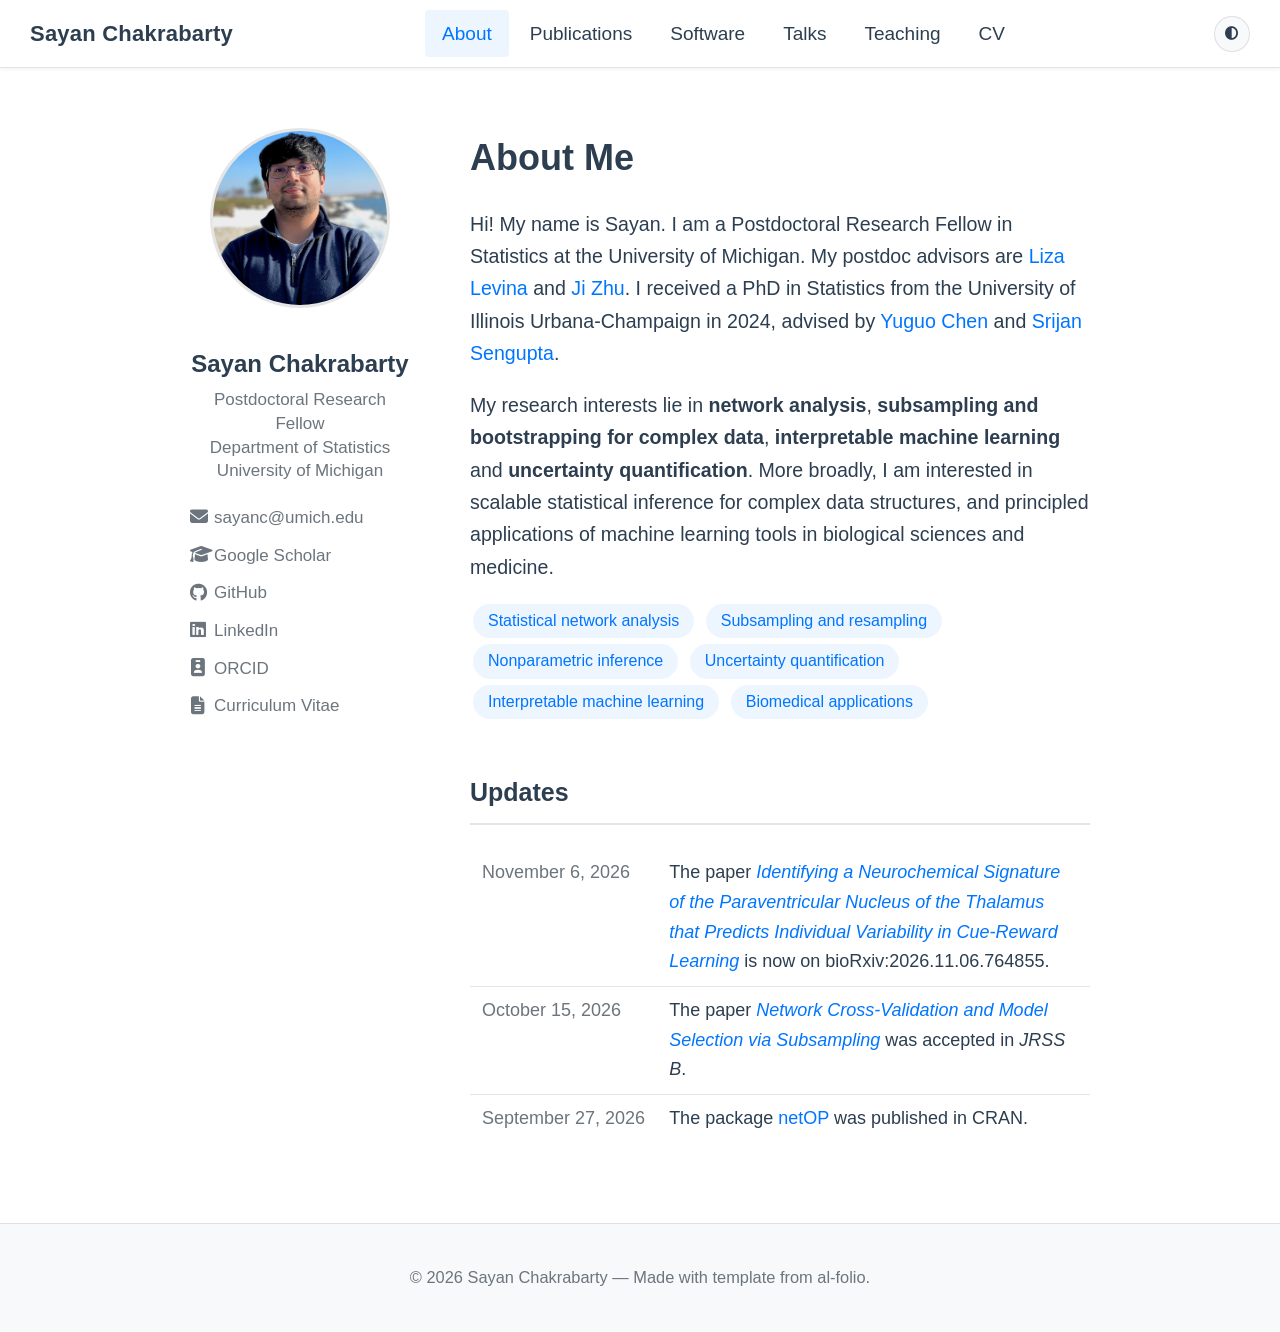
<file: index.html>
<!DOCTYPE html>
<html lang="en">
<head>
  <meta charset="UTF-8" />
  <meta name="viewport" content="width=device-width, initial-scale=1.0" />
  <title>Sayan Chakrabarty</title>
  <link rel="stylesheet" href="assets/css/main.css" />
  <!-- Font Awesome for icons -->
  <link rel="stylesheet" href="https://cdnjs.cloudflare.com/ajax/libs/font-awesome/6.4.0/css/all.min.css" />
  <script src="assets/js/theme-toggle.js" defer></script>
  <script src="assets/js/mobile-nav.js" defer></script>
</head>
<body>

  <!-- ===== Navbar ===== -->
  <nav class="navbar">
    <a class="navbar-brand" href="index.html">Sayan Chakrabarty</a>
    <ul class="navbar-nav">
      <li><a href="index.html" class="active">About</a></li>
      <li><a href="publications.html">Publications</a></li>
      <li><a href="software.html">Software</a></li>
      <li><a href="talks.html">Talks</a></li>
      <li><a href="teaching.html">Teaching</a></li>
      <li><a href="cv.html">CV</a></li>
    </ul>
    <div class="navbar-actions">
      <button class="menu-toggle" type="button" aria-label="Toggle navigation menu" aria-expanded="false" title="Menu">
        <i class="fas fa-bars" aria-hidden="true"></i>
      </button>
      <button class="theme-toggle" type="button" aria-label="Toggle color mode" title="Toggle color mode">
        <i class="fas fa-moon" aria-hidden="true"></i>
      </button>
    </div>
  </nav>

  <!-- ===== Main Content ===== -->
  <main class="page-content">
    <div class="about-grid">

      <!-- Left: Profile Column -->
      <div class="profile-column">
        <img src="profile-pic.jpg" alt="Sayan Chakrabarty" />
        <h2>Sayan Chakrabarty</h2>
        <p class="affiliation">Postdoctoral Research Fellow<br>Department of Statistics<br>University of Michigan</p>

        <div class="social-links">
          <a href="mailto:sayanc@umich.edu">
            <span class="icon"><i class="fas fa-envelope"></i></span>
            sayanc@umich.edu
          </a>
          <a href="https://scholar.google.com/citations?user=nLr_7kcAAAAJ&hl=en" target="_blank">
            <span class="icon"><i class="fas fa-graduation-cap"></i></span>
            Google Scholar
          </a>
          <a href="https://github.com/sayan-ch" target="_blank">
            <span class="icon"><i class="fab fa-github"></i></span>
            GitHub
          </a>
           <a href="https://www.linkedin.com/in/sayanchakra/" target="_blank">
            <span class="icon"><i class="fab fa-linkedin"></i></span>
            LinkedIn
          </a>
          <a href="https://orcid.org/0000-0003-2372-2076" target="_blank">
            <span class="icon"><i class="fas fa-id-badge"></i></span>
            ORCID
          <a href="cv.html">
            <span class="icon"><i class="fas fa-file-alt"></i></span>
            Curriculum Vitae
          </a>
        </div>
      </div>

      <!-- Right: Bio Column -->
      <div class="bio-column">
        <h1>About Me</h1>

        <p>
          Hi! My name is Sayan. I am a Postdoctoral Research Fellow in Statistics at the University of Michigan.
          My postdoc advisors are
          <a href="https://sites.google.com/umich.edu/elevina" target="_blank">Liza Levina</a> and
          <a href="https://dept.stat.lsa.umich.edu/~jizhu/" target="_blank">Ji Zhu</a>.
          <!-- I am also collaborating with
          <a href="#">Prof. Snigdha Panigrahi</a>,
          <a href="#">Prof. Shelly Flagel</a>, and
          <a href="#">Prof. Akbar Waljee</a>. -->
          I received a PhD in Statistics from the University of Illinois Urbana-Champaign in 2024, advised by
          <a href="https://publish.illinois.edu/yuguo/" target="_blank">Yuguo Chen</a> and
          <a href="https://sites.google.com/ncsu.edu/srijansengupta" target="_blank">Srijan Sengupta</a>.
        </p>

        <p>
          My research interests lie in <strong>network analysis</strong>, <strong>subsampling and bootstrapping
          for complex data</strong>, <strong>interpretable machine learning</strong> and
          <strong>uncertainty quantification</strong>. More broadly, I am interested in scalable statistical
          inference for complex data structures, and principled applications of machine learning tools in
          biological sciences and medicine.
        </p>

        <!-- <div class="intro-highlight">
          <strong>Research Interests:</strong> Scalable inference for large networks, network bootstrap and
          cross-validation, interpretability for network-assisted machine learning models, statistical methods
          using randomization mechanisms, and applications of ML/AI in biomedical sciences.
        </div> -->

        <div>
          <span class="tag-pill">Statistical network analysis</span>
          <span class="tag-pill">Subsampling and resampling</span>
          <span class="tag-pill">Nonparametric inference</span>
          <span class="tag-pill">Uncertainty quantification</span>
          <span class="tag-pill">Interpretable machine learning</span>
          <span class="tag-pill">Biomedical applications</span>
        </div>

        <section class="news-section" aria-labelledby="updates-heading">
          <h2 class="section-title" id="updates-heading">Updates</h2>
          <table class="news-table">
            <tbody>
              <tr>
                <td><time datetime="2026-11-06">November 6, 2026</time></td>
                <td>The paper <a href="https://www.biorxiv.org/content/10.64898/2026.11.06.764855v1" target="_blank"><em>Identifying a Neurochemical Signature of the Paraventricular Nucleus of the Thalamus that Predicts Individual Variability in Cue-Reward Learning</em></a> is now on bioRxiv:2026.11.06.764855.</td>
              </tr>
              <tr>
                <td><time datetime="2026-10-15">October 15, 2026</time></td>
                <td>The paper <a href="publications.html"><em>Network Cross-Validation and Model Selection via Subsampling</em></a> was accepted in <em>JRSS B</em>.</td>
              </tr>
              <tr>
                <td><time datetime="2026-09-27">September 27, 2026</time></td>
                <td>The package <a href="software.html">netOP</a> was published in CRAN.</td>
              </tr>
            </tbody>
          </table>
        </section>
      </div>
    </div>

    <!-- ===== News Section ===== -->
    <!-- <div class="news-section">
      <h2 class="section-title">News</h2>
      <table class="news-table">
        <tr>
          <td>Mar 2026</td>
          <td>Gave a lightning talk at <em>Recent Advances in Random Networks</em> (Chicago, USA) and presented a poster on Network Cross-Validation and Model Selection via Subsampling. Received a Travel Award from IMSI.</td>
        </tr>
        <tr>
          <td>2025</td>
          <td>Paper <a href="publications.html"><em>Network Cross-Validation and Model Selection via Subsampling</em></a> is under revision at <em>JRSS-B</em>. Preprint available on arXiv (2504.06903).</td>
        </tr>
        <tr>
          <td>2025</td>
          <td>Gave invited and contributed talks at multiple conferences including ICSDS (Seville), ICMS (London), JSM (Nashville), and IISA (Lincoln). Received two travel awards from IMS and IISA.</td>
        </tr>
        <tr>
          <td>2025</td>
          <td>Paper <a href="publications.html"><em>Subsampling Based Community Detection for Large Networks</em></a> published in <em>Statistica Sinica</em> (35) 1627–1648.</td>
        </tr>
        <tr>
          <td>2024</td>
          <td>Started as Postdoctoral Research Fellow at the University of Michigan, working with Profs. Elizaveta Levina and Ji Zhu.</td>
        </tr>
        <tr>
          <td>2024</td>
          <td>Received PhD in Statistics from the University of Illinois Urbana-Champaign.</td>
        </tr>
      </table>
    </div> -->
  </main>

  <!-- ===== Footer ===== -->
  <footer>
    <p>&copy; 2026 Sayan Chakrabarty &mdash; Made with template from
      <a href="https://github.com/alshedivat/al-folio" target="_blank">al-folio</a>.
    </p>
  </footer>

</body>
</html>
</file>
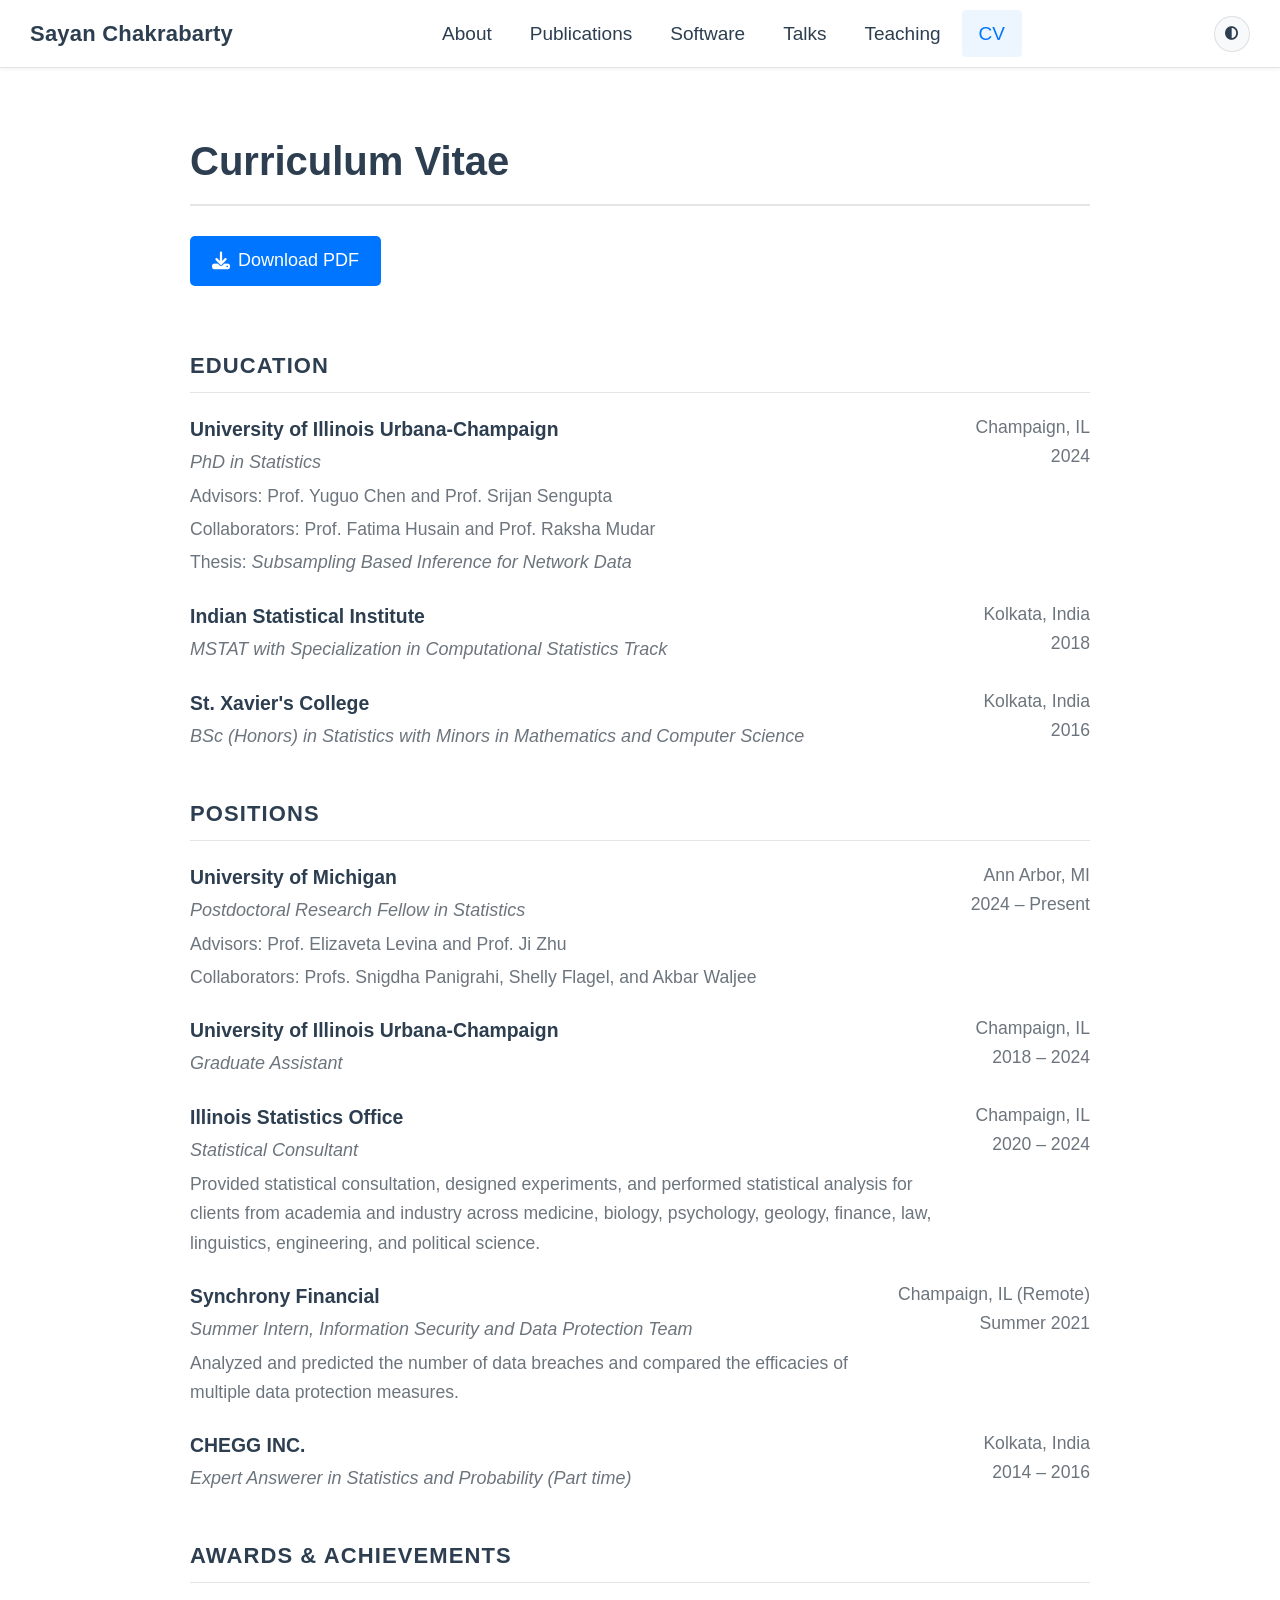
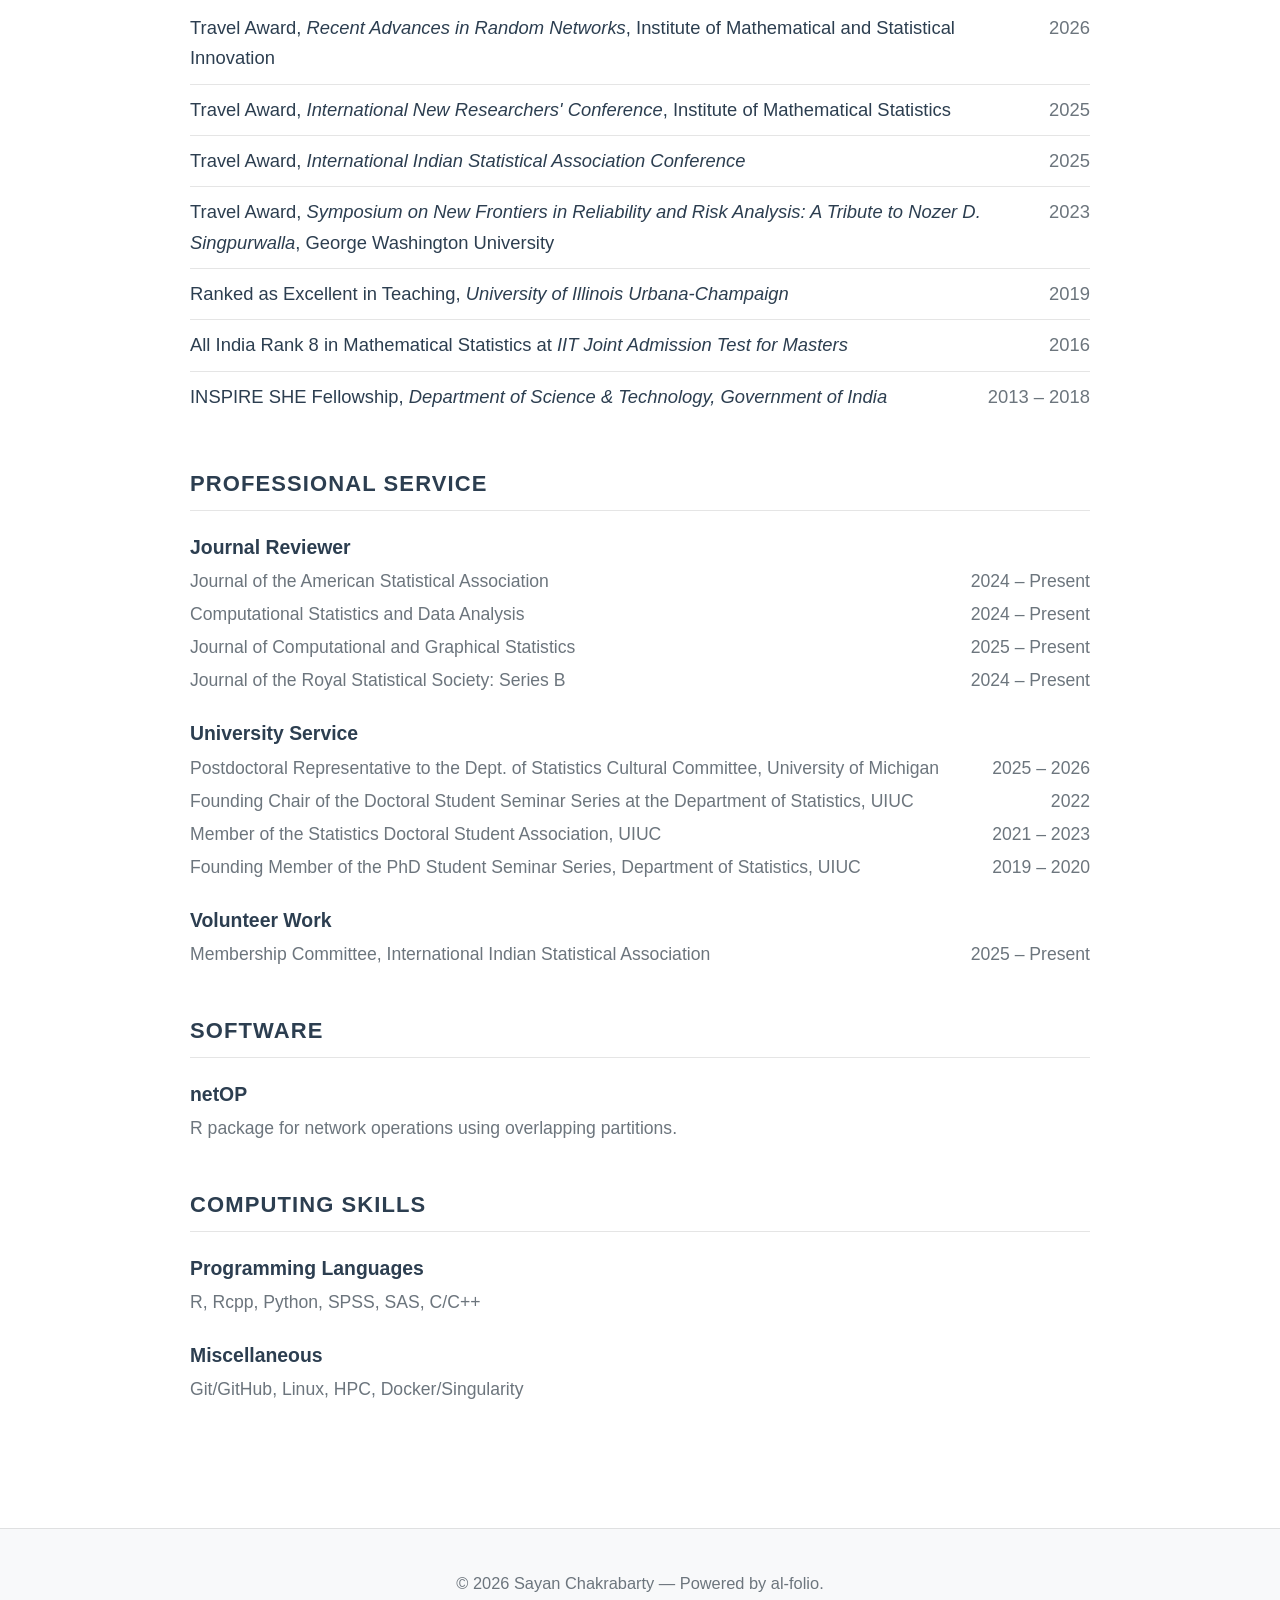
<file: cv.html>
<!DOCTYPE html>
<html lang="en">
<head>
  <meta charset="UTF-8" />
  <meta name="viewport" content="width=device-width, initial-scale=1.0" />
  <title>CV — Sayan Chakrabarty</title>
  <link rel="stylesheet" href="assets/css/main.css" />
  <link rel="stylesheet" href="https://cdnjs.cloudflare.com/ajax/libs/font-awesome/6.4.0/css/all.min.css" />
  <script src="assets/js/theme-toggle.js" defer></script>
  <script src="assets/js/mobile-nav.js" defer></script>
</head>
<body>

  <!-- ===== Navbar ===== -->
  <nav class="navbar">
    <a class="navbar-brand" href="index.html">Sayan Chakrabarty</a>
    <ul class="navbar-nav">
     <li><a href="index.html">About</a></li>
      <li><a href="publications.html">Publications</a></li>
      <li><a href="software.html">Software</a></li>
      <li><a href="talks.html">Talks</a></li>
      <li><a href="teaching.html">Teaching</a></li>
      <li><a href="cv.html" class="active">CV</a></li>
    </ul>
    <div class="navbar-actions">
      <button class="menu-toggle" type="button" aria-label="Toggle navigation menu" aria-expanded="false" title="Menu">
        <i class="fas fa-bars" aria-hidden="true"></i>
      </button>
      <button class="theme-toggle" type="button" aria-label="Toggle color mode" title="Toggle color mode">
        <i class="fas fa-moon" aria-hidden="true"></i>
      </button>
    </div>
  </nav>

  <!-- ===== Main Content ===== -->
  <main class="page-content">
    <h1 class="page-header">Curriculum Vitae</h1>

    <a href="CV_2026.pdf" class="cv-download-btn" target="_blank">
      <i class="fas fa-download"></i> Download PDF
    </a>

    <!-- ===== Education ===== -->
    <div class="cv-section">
      <h3>Education</h3>

      <div class="cv-entry">
        <div class="cv-entry-left">
          <strong>University of Illinois Urbana-Champaign</strong>
          <em>PhD in Statistics</em>
          <span class="cv-detail">Advisors: Prof. Yuguo Chen and Prof. Srijan Sengupta</span>
          <span class="cv-detail">Collaborators: Prof. Fatima Husain and Prof. Raksha Mudar</span>
          <span class="cv-detail">Thesis: <em>Subsampling Based Inference for Network Data</em></span>
        </div>
        <div class="cv-entry-right">Champaign, IL<br>2024</div>
      </div>

      <div class="cv-entry">
        <div class="cv-entry-left">
          <strong>Indian Statistical Institute</strong>
          <em>MSTAT with Specialization in Computational Statistics Track</em>
        </div>
        <div class="cv-entry-right">Kolkata, India<br>2018</div>
      </div>

      <div class="cv-entry">
        <div class="cv-entry-left">
          <strong>St. Xavier's College</strong>
          <em>BSc (Honors) in Statistics with Minors in Mathematics and Computer Science</em>
        </div>
        <div class="cv-entry-right">Kolkata, India<br>2016</div>
      </div>
    </div>

    <!-- ===== Positions ===== -->
    <div class="cv-section">
      <h3>Positions</h3>

      <div class="cv-entry">
        <div class="cv-entry-left">
          <strong>University of Michigan</strong>
          <em>Postdoctoral Research Fellow in Statistics</em>
          <span class="cv-detail">Advisors: Prof. Elizaveta Levina and Prof. Ji Zhu</span>
          <span class="cv-detail">Collaborators: Profs. Snigdha Panigrahi, Shelly Flagel, and Akbar Waljee</span>
        </div>
        <div class="cv-entry-right">Ann Arbor, MI<br>2024 – Present</div>
      </div>

      <div class="cv-entry">
        <div class="cv-entry-left">
          <strong>University of Illinois Urbana-Champaign</strong>
          <em>Graduate Assistant</em>
        </div>
        <div class="cv-entry-right">Champaign, IL<br>2018 – 2024</div>
      </div>

      <div class="cv-entry">
        <div class="cv-entry-left">
          <strong>Illinois Statistics Office</strong>
          <em>Statistical Consultant</em>
          <span class="cv-detail">Provided statistical consultation, designed experiments, and performed statistical analysis for clients from academia and industry across medicine, biology, psychology, geology, finance, law, linguistics, engineering, and political science.</span>
        </div>
        <div class="cv-entry-right">Champaign, IL<br>2020 – 2024</div>
      </div>

      <div class="cv-entry">
        <div class="cv-entry-left">
          <strong>Synchrony Financial</strong>
          <em>Summer Intern, Information Security and Data Protection Team</em>
          <span class="cv-detail">Analyzed and predicted the number of data breaches and compared the efficacies of multiple data protection measures.</span>
        </div>
        <div class="cv-entry-right">Champaign, IL (Remote)<br>Summer 2021</div>
      </div>

      <div class="cv-entry">
        <div class="cv-entry-left">
          <strong>CHEGG INC.</strong>
          <em>Expert Answerer in Statistics and Probability (Part time)</em>
        </div>
        <div class="cv-entry-right">Kolkata, India<br>2014 – 2016</div>
      </div>
    </div>

    <!-- ===== Awards & Achievements ===== -->
    <div class="cv-section">
      <h3>Awards &amp; Achievements</h3>
      <ul class="awards-list">
        <li>
          <span class="award-text">Travel Award, <em>Recent Advances in Random Networks</em>, Institute of Mathematical and Statistical Innovation</span>
          <span class="award-year">2026</span>
        </li>
        <li>
          <span class="award-text">Travel Award, <em>International New Researchers' Conference</em>, Institute of Mathematical Statistics</span>
          <span class="award-year">2025</span>
        </li>
        <li>
          <span class="award-text">Travel Award, <em>International Indian Statistical Association Conference</em></span>
          <span class="award-year">2025</span>
        </li>
        <li>
          <span class="award-text">Travel Award, <em>Symposium on New Frontiers in Reliability and Risk Analysis: A Tribute to Nozer D. Singpurwalla</em>, George Washington University</span>
          <span class="award-year">2023</span>
        </li>
        <li>
          <span class="award-text">Ranked as Excellent in Teaching, <em>University of Illinois Urbana-Champaign</em></span>
          <span class="award-year">2019</span>
        </li>
        <li>
          <span class="award-text">All India Rank 8 in Mathematical Statistics at <em>IIT Joint Admission Test for Masters</em></span>
          <span class="award-year">2016</span>
        </li>
        <li>
          <span class="award-text">INSPIRE SHE Fellowship, <em>Department of Science &amp; Technology, Government of India</em></span>
          <span class="award-year">2013 – 2018</span>
        </li>
      </ul>
    </div>

    <!-- ===== Professional Service ===== -->
    <div class="cv-section">
      <h3>Professional Service</h3>

      <div class="cv-entry">
        <div class="cv-entry-left">
          <strong>Journal Reviewer</strong>
          <div class="cv-detail-row">
            <span class="cv-detail">Journal of the American Statistical Association</span>
            <span class="cv-detail-year">2024 – Present</span>
          </div>
          <div class="cv-detail-row">
            <span class="cv-detail">Computational Statistics and Data Analysis</span>
            <span class="cv-detail-year">2024 – Present</span>
          </div>
          <div class="cv-detail-row">
            <span class="cv-detail">Journal of Computational and Graphical Statistics</span>
            <span class="cv-detail-year">2025 – Present</span>
          </div>
          <div class="cv-detail-row">
            <span class="cv-detail">Journal of the Royal Statistical Society: Series B</span>
            <span class="cv-detail-year">2024 – Present</span>
          </div>
        </div>
      </div>

      <div class="cv-entry">
        <div class="cv-entry-left">
          <strong>University Service</strong>
          <div class="cv-detail-row">
            <span class="cv-detail">Postdoctoral Representative to the Dept. of Statistics Cultural Committee, University of Michigan</span>
            <span class="cv-detail-year">2025 – 2026</span>
          </div>
          <div class="cv-detail-row">
            <span class="cv-detail">Founding Chair of the Doctoral Student Seminar Series at the Department of Statistics, UIUC</span>
            <span class="cv-detail-year">2022</span>
          </div>
          <div class="cv-detail-row">
            <span class="cv-detail">Member of the Statistics Doctoral Student Association, UIUC</span>
            <span class="cv-detail-year">2021 – 2023</span>
          </div>
          <div class="cv-detail-row">
            <span class="cv-detail">Founding Member of the PhD Student Seminar Series, Department of Statistics, UIUC</span>
            <span class="cv-detail-year">2019 – 2020</span>
          </div>
        </div>
      </div>

      <div class="cv-entry">
        <div class="cv-entry-left">
          <strong>Volunteer Work</strong>
          <div class="cv-detail-row">
            <span class="cv-detail">Membership Committee, International Indian Statistical Association</span>
            <span class="cv-detail-year">2025 – Present</span>
          </div>
        </div>
      </div>
    </div>

    <!-- ===== Software ===== -->
    <div class="cv-section">
      <h3>Software</h3>
      <div class="cv-entry">
        <div class="cv-entry-left">
          <strong>netOP</strong>
          <span class="cv-detail">R package for network operations using overlapping partitions.</span>
        </div>
      </div>
    </div>

    <!-- ===== Computing Skills ===== -->
    <div class="cv-section">
      <h3>Computing Skills</h3>
      <div class="cv-entry">
        <div class="cv-entry-left">
          <strong>Programming Languages</strong>
          <span class="cv-detail">R, Rcpp, Python, SPSS, SAS, C/C++</span>
        </div>
      </div>
      <div class="cv-entry">
        <div class="cv-entry-left">
          <strong>Miscellaneous</strong>
          <span class="cv-detail">Git/GitHub, Linux, HPC, Docker/Singularity</span>
        </div>
      </div>
    </div>

  </main>

  <!-- ===== Footer ===== -->
  <footer>
    <p>&copy; 2026 Sayan Chakrabarty &mdash; Powered by
      <a href="https://github.com/alshedivat/al-folio" target="_blank">al-folio</a>.
    </p>
  </footer>

</body>
</html>
</file>
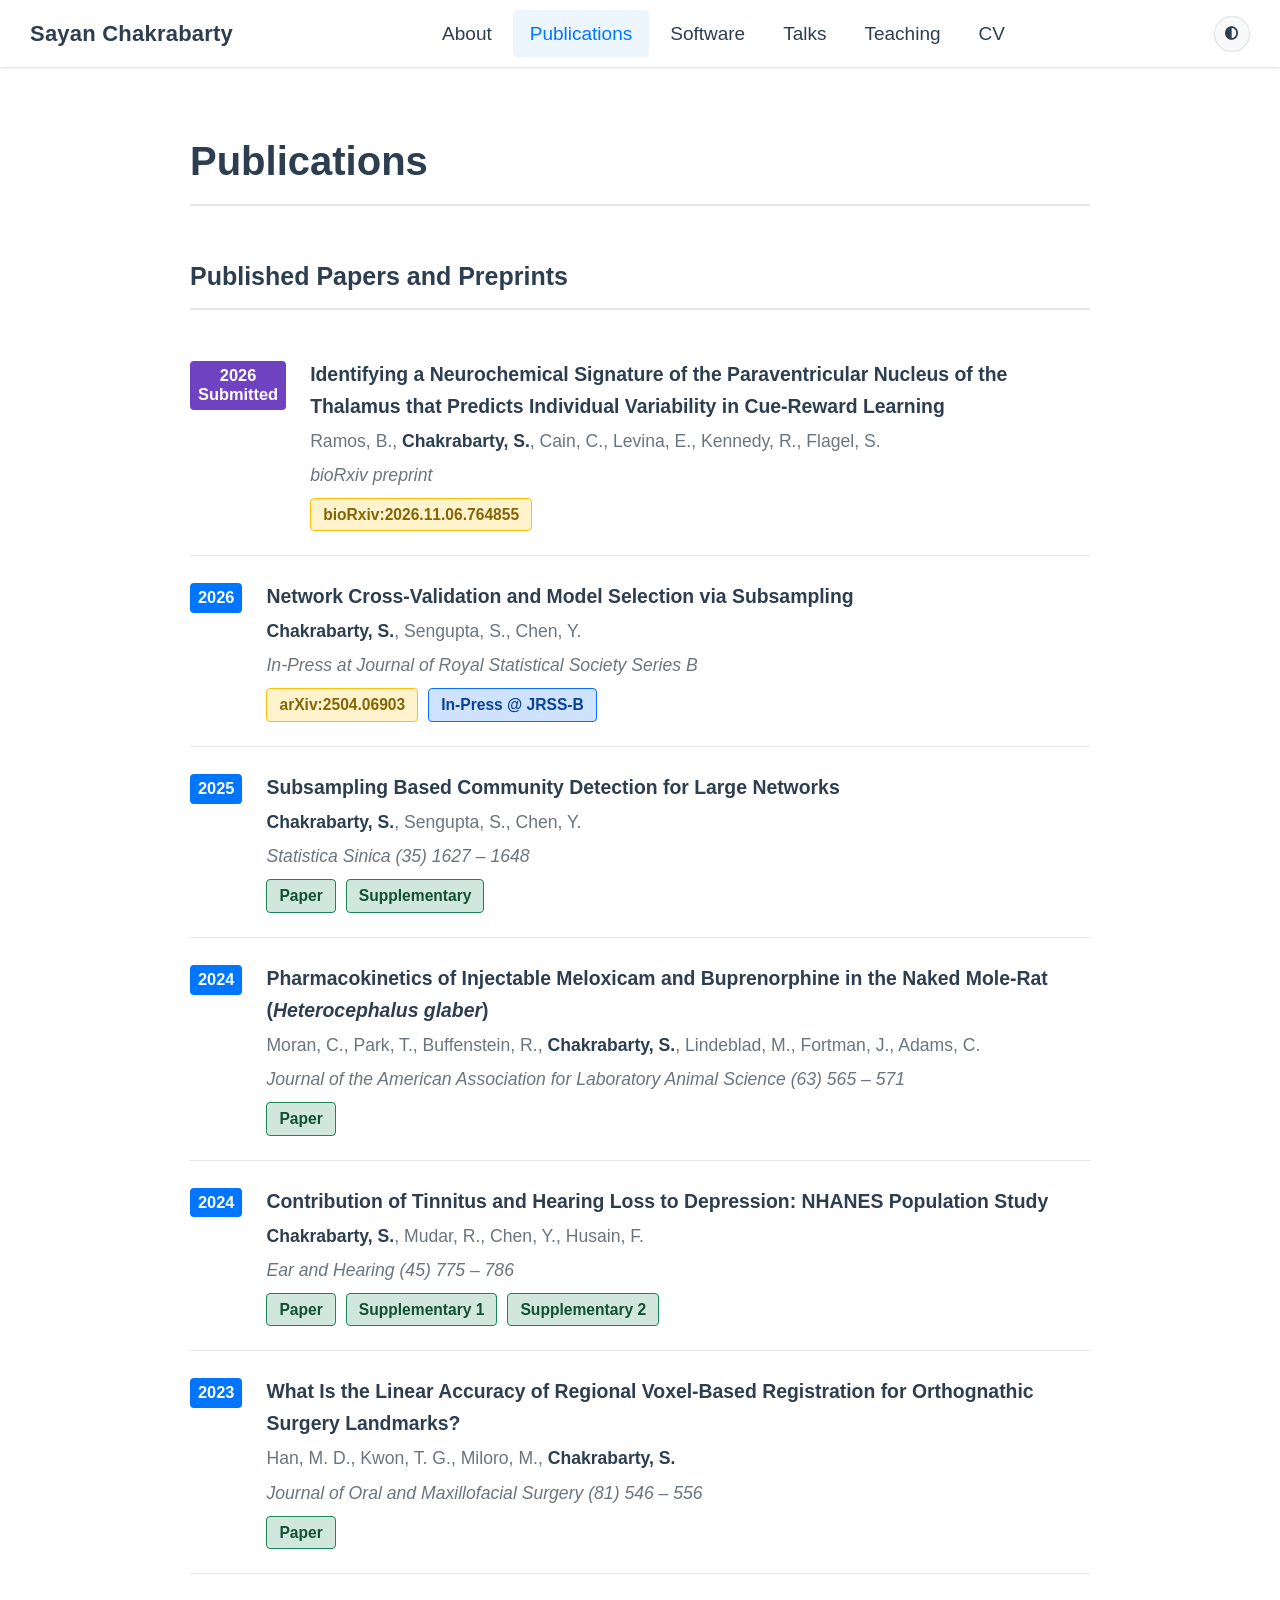
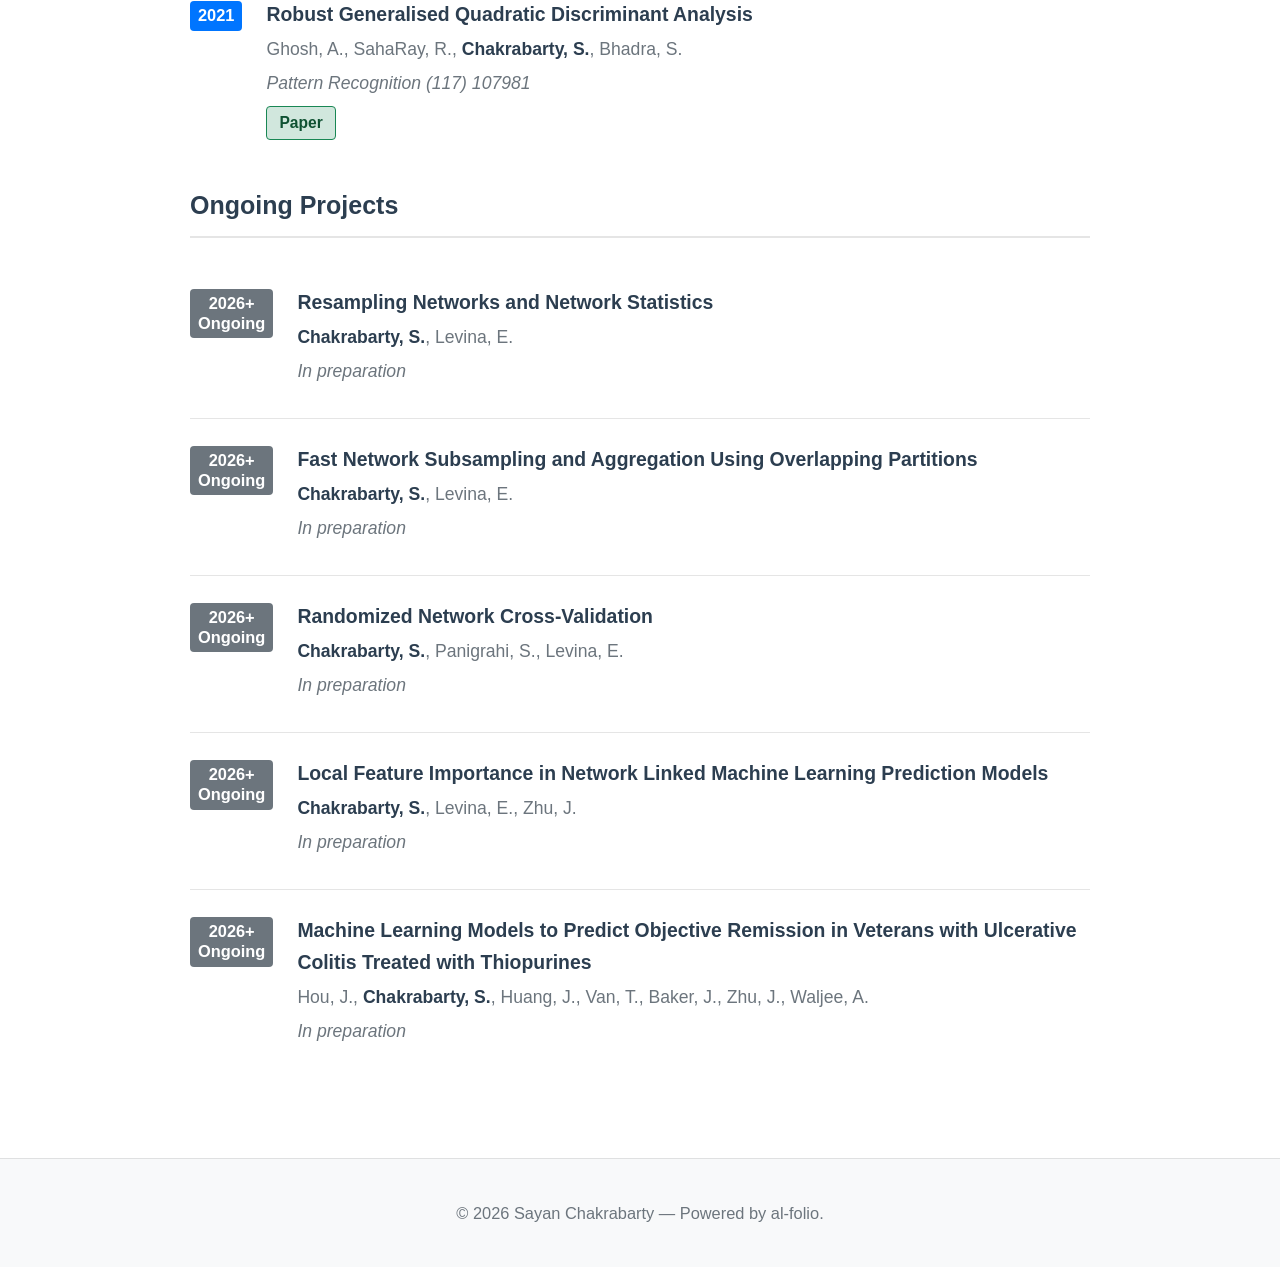
<file: publications.html>
<!DOCTYPE html>
<html lang="en">
<head>
  <meta charset="UTF-8" />
  <meta name="viewport" content="width=device-width, initial-scale=1.0" />
  <title>Publications — Sayan Chakrabarty</title>
  <link rel="stylesheet" href="assets/css/main.css" />
  <link rel="stylesheet" href="https://cdnjs.cloudflare.com/ajax/libs/font-awesome/6.4.0/css/all.min.css" />
  <script src="assets/js/theme-toggle.js" defer></script>
  <script src="assets/js/mobile-nav.js" defer></script>
</head>
<body>

  <!-- ===== Navbar ===== -->
  <nav class="navbar">
    <a class="navbar-brand" href="index.html">Sayan Chakrabarty</a>
    <ul class="navbar-nav">
     <li><a href="index.html">About</a></li>
      <li><a href="publications.html" class="active">Publications</a></li>
      <li><a href="software.html">Software</a></li>
      <li><a href="talks.html">Talks</a></li>
      <li><a href="teaching.html">Teaching</a></li>
      <li><a href="cv.html">CV</a></li>
    </ul>
    <div class="navbar-actions">
      <button class="menu-toggle" type="button" aria-label="Toggle navigation menu" aria-expanded="false" title="Menu">
        <i class="fas fa-bars" aria-hidden="true"></i>
      </button>
      <button class="theme-toggle" type="button" aria-label="Toggle color mode" title="Toggle color mode">
        <i class="fas fa-moon" aria-hidden="true"></i>
      </button>
    </div>
  </nav>

  <!-- ===== Main Content ===== -->
  <main class="page-content">
    <h1 class="page-header">Publications</h1>

    <!-- <p style="font-size:0.93rem; color:#6c757d; margin-bottom:1.8rem;">
      <i class="fas fa-info-circle"></i>
      &nbsp;Names in <strong>bold</strong> denote the primary author. * denotes equal contribution.
      See also:
      <a href="https://scholar.google.com/citations?user=nLr_7kcAAAAJ&hl=en" target="_blank">Google Scholar</a>.
    </p> -->
    
    <!-- ===== Published Papers ===== -->
    <h2 class="section-title" style="margin-top:2.5rem;">Published Papers and Preprints</h2>
    <ul class="pub-list">

      <li class="pub-item">
        <div class="pub-year-badge submitted">2026<br>Submitted</div>
        <div class="pub-content">
          <div class="pub-title">Identifying a Neurochemical Signature of the Paraventricular Nucleus of the Thalamus that Predicts Individual Variability in Cue-Reward Learning</div>
          <div class="pub-authors">
            Ramos, B., <span class="pub-me">Chakrabarty, S.</span>, Cain, C., Levina, E., Kennedy, R., Flagel, S.
          </div>
          <div class="pub-venue"><em>bioRxiv preprint</em></div>
          <div class="pub-links">
            <a href="https://www.biorxiv.org/content/10.64898/2026.11.06.764855v1" class="pub-badge preprint" target="_blank">bioRxiv:2026.11.06.764855</a>
          </div>
        </div>
      </li>

      <li class="pub-item">
        <div class="pub-year-badge">2026</div>
        <div class="pub-content">
          <div class="pub-title">Network Cross-Validation and Model Selection via Subsampling</div>
          <div class="pub-authors">
            <span class="pub-me">Chakrabarty, S.</span>, Sengupta, S., Chen, Y.
          </div>
          <div class="pub-venue">
            In-Press at <em>Journal of Royal Statistical Society Series B</em>
          </div>
          <div class="pub-links">
            <a href="https://arxiv.org/abs/2504.06903" class="pub-badge preprint" target="_blank">arXiv:2504.06903</a>
            <span class="pub-badge revision">In-Press @ JRSS-B</span>
          </div>
        </div>
      </li>

      <li class="pub-item">
        <div class="pub-year-badge">2025</div>
        <div class="pub-content">
          <div class="pub-title">Subsampling Based Community Detection for Large Networks</div>
          <div class="pub-authors">
            <span class="pub-me">Chakrabarty, S.</span>, Sengupta, S., Chen, Y.
          </div>
          <div class="pub-venue"><em>Statistica Sinica</em> (35) 1627 – 1648</div>
          <div class="pub-links">
            <a href="https://par.nsf.gov/servlets/purl/10590436" class="pub-badge article" target="_blank">Paper</a>
            <a href="sinica_supplementary.pdf" class="pub-badge article" download>Supplementary</a>
          </div> 
        </div>
      </li>

      <li class="pub-item">
        <div class="pub-year-badge">2024</div>
        <div class="pub-content">
          <div class="pub-title">Pharmacokinetics of Injectable Meloxicam and Buprenorphine in the Naked Mole-Rat (<em>Heterocephalus glaber</em>)</div>
          <div class="pub-authors">
            Moran, C., Park, T., Buffenstein, R., <span class="pub-me">Chakrabarty, S.</span>, Lindeblad, M., Fortman, J., Adams, C.
          </div>
          <div class="pub-venue"><em>Journal of the American Association for Laboratory Animal Science</em> (63) 565 – 571</div>
          <div class="pub-links">
            <a href="https://pmc.ncbi.nlm.nih.gov/articles/PMC11467880/" class="pub-badge article" target="_blank">Paper</a>
          </div>
        </div>
      </li>

      <li class="pub-item">
        <div class="pub-year-badge">2024</div>
        <div class="pub-content">
          <div class="pub-title">Contribution of Tinnitus and Hearing Loss to Depression: NHANES Population Study</div>
          <div class="pub-authors">
            <span class="pub-me">Chakrabarty, S.</span>, Mudar, R., Chen, Y., Husain, F.
          </div>
          <div class="pub-venue"><em>Ear and Hearing</em> (45) 775 – 786</div>
          <div class="pub-links">
            <a href="https://journals.lww.com/ear-hearing/fulltext/2024/05000/contribution_of_tinnitus_and_hearing_loss_to.22.aspx" class="pub-badge article" target="_blank">Paper</a>
            <a href="https://cdn-links.lww.com/permalink/eandh/b/eandh_1_1_2023_12_12_husain_eandh-d-22-00342_sdc1.pdf" class="pub-badge article" target="_blank">Supplementary 1</a>
            <a href="https://cdn-links.lww.com/permalink/eandh/b/eandh_1_1_2023_12_12_husain_eandh-d-22-00342_sdc2.pdf" class="pub-badge article" target="_blank">Supplementary 2</a>
          </div>
        </div>
      </li>

      <li class="pub-item">
        <div class="pub-year-badge">2023</div>
        <div class="pub-content">
          <div class="pub-title">What Is the Linear Accuracy of Regional Voxel-Based Registration for Orthognathic Surgery Landmarks?</div>
          <div class="pub-authors">
            Han, M. D., Kwon, T. G., Miloro, M., <span class="pub-me">Chakrabarty, S.</span>
          </div>
          <div class="pub-venue"><em>Journal of Oral and Maxillofacial Surgery</em> (81) 546 – 556</div>
          <div class="pub-links">
            <a href="https://www.sciencedirect.com/science/article/abs/pii/S0278239123001015" class="pub-badge article" target="_blank">Paper</a>
          </div>
        </div>
      </li>

      <li class="pub-item">
        <div class="pub-year-badge">2021</div>
        <div class="pub-content">
          <div class="pub-title">Robust Generalised Quadratic Discriminant Analysis</div>
          <div class="pub-authors">
            Ghosh, A., SahaRay, R., <span class="pub-me">Chakrabarty, S.</span>, Bhadra, S.
          </div>
          <div class="pub-venue"><em>Pattern Recognition</em> (117) 107981</div>
          <div class="pub-links">
            <a href="https://www.sciencedirect.com/science/article/abs/pii/S0031320321001680" class="pub-badge article" target="_blank">Paper</a>
          </div>
        </div>
      </li>

    </ul>

    <!-- ===== Ongoing / Preprints ===== -->
    <h2 class="section-title">Ongoing Projects</h2>
    <ul class="pub-list">

      <li class="pub-item">
        <div class="pub-year-badge ongoing">2026+<br>Ongoing</div>
        <div class="pub-content">
          <div class="pub-title">Resampling Networks and Network Statistics</div>
          <div class="pub-authors">
            <span class="pub-me">Chakrabarty, S.</span>, Levina, E.
          </div>
          <div class="pub-venue"><em>In preparation</em></div>
        </div>
      </li>

      <li class="pub-item">
        <div class="pub-year-badge ongoing">2026+<br>Ongoing</div>
        <div class="pub-content">
          <div class="pub-title">Fast Network Subsampling and Aggregation Using Overlapping Partitions</div>
          <div class="pub-authors">
            <span class="pub-me">Chakrabarty, S.</span>, Levina, E.
          </div>
          <div class="pub-venue"><em>In preparation</em></div>
        </div>
      </li>

      <li class="pub-item">
        <div class="pub-year-badge ongoing">2026+<br>Ongoing</div>
        <div class="pub-content">
          <div class="pub-title">Randomized Network Cross-Validation</div>
          <div class="pub-authors">
            <span class="pub-me">Chakrabarty, S.</span>, Panigrahi, S., Levina, E.
          </div>
          <div class="pub-venue"><em>In preparation</em></div>
        </div>
      </li>

      <li class="pub-item">
        <div class="pub-year-badge ongoing">2026+<br>Ongoing</div>
        <div class="pub-content">
          <div class="pub-title">Local Feature Importance in Network Linked Machine Learning Prediction Models</div>
          <div class="pub-authors">
            <span class="pub-me">Chakrabarty, S.</span>, Levina, E., Zhu, J.
          </div>
          <div class="pub-venue"><em>In preparation</em></div>
        </div>
      </li>

      <li class="pub-item">
        <div class="pub-year-badge ongoing">2026+<br>Ongoing</div>
        <div class="pub-content">
          <div class="pub-title">Machine Learning Models to Predict Objective Remission in Veterans with Ulcerative Colitis Treated with Thiopurines</div>
          <div class="pub-authors">
            Hou, J., <span class="pub-me">Chakrabarty, S.</span>, Huang, J., Van, T., Baker, J., Zhu, J., Waljee, A.
          </div>
          <div class="pub-venue"><em>In preparation</em></div>
        </div>
      </li>

    </ul>

  </main>

  <!-- ===== Footer ===== -->
  <footer>
    <p>&copy; 2026 Sayan Chakrabarty &mdash; Powered by
      <a href="https://github.com/alshedivat/al-folio" target="_blank">al-folio</a>.
    </p>
  </footer>

</body>
</html>
</file>
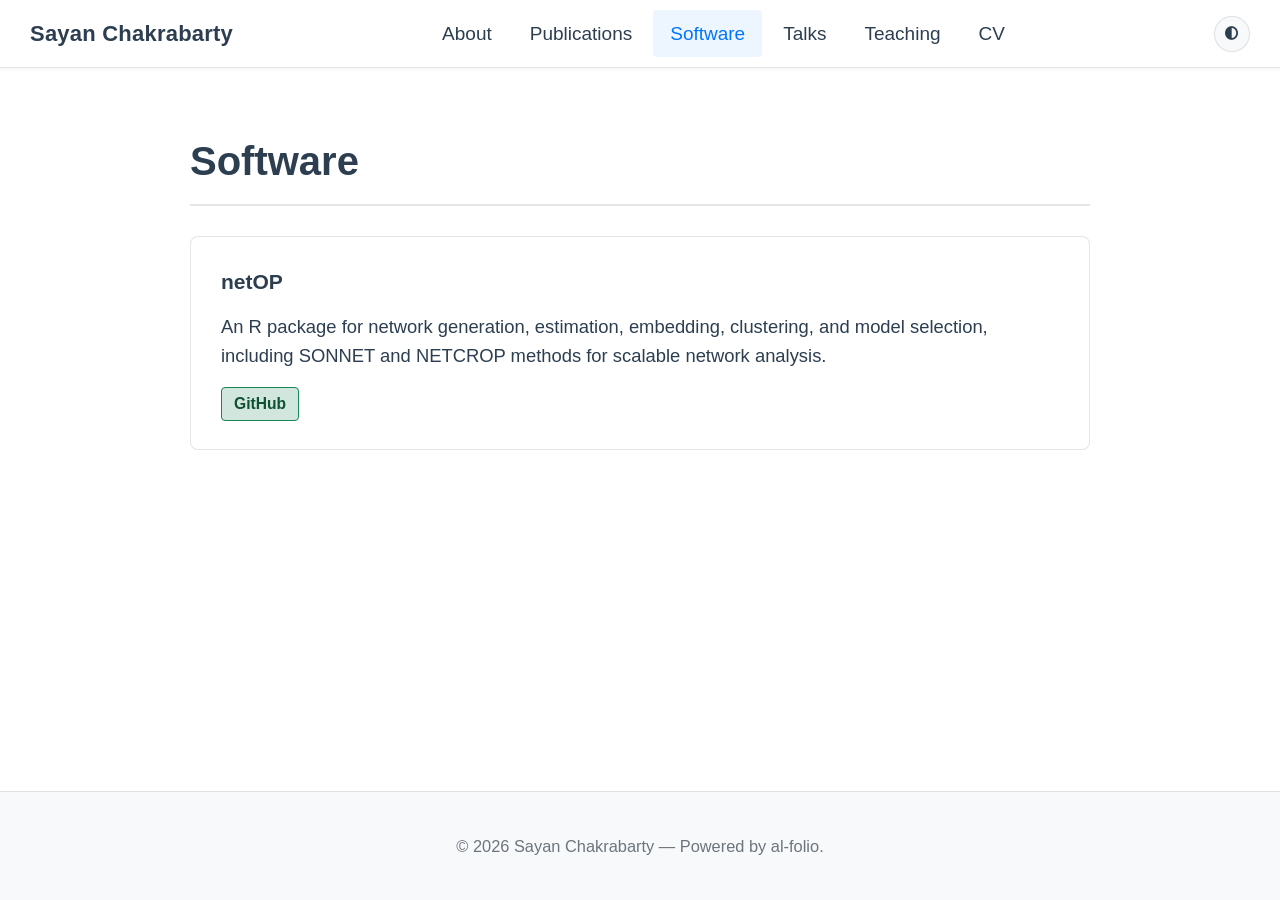
<file: software.html>
<!DOCTYPE html>
<html lang="en">
<head>
  <meta charset="UTF-8" />
  <meta name="viewport" content="width=device-width, initial-scale=1.0" />
  <title>Software — Sayan Chakrabarty</title>
  <link rel="stylesheet" href="assets/css/main.css" />
  <link rel="stylesheet" href="https://cdnjs.cloudflare.com/ajax/libs/font-awesome/6.4.0/css/all.min.css" />
  <script src="assets/js/theme-toggle.js" defer></script>
  <script src="assets/js/mobile-nav.js" defer></script>
</head>
<body>

  <!-- ===== Navbar ===== -->
  <nav class="navbar">
    <a class="navbar-brand" href="index.html">Sayan Chakrabarty</a>
    <ul class="navbar-nav">
      <li><a href="index.html">About</a></li>
      <li><a href="publications.html">Publications</a></li>
      <li><a href="software.html" class="active">Software</a></li>
      <li><a href="talks.html">Talks</a></li>
      <li><a href="teaching.html">Teaching</a></li>
      <li><a href="cv.html">CV</a></li>
    </ul>
    <div class="navbar-actions">
      <button class="menu-toggle" type="button" aria-label="Toggle navigation menu" aria-expanded="false" title="Menu">
        <i class="fas fa-bars" aria-hidden="true"></i>
      </button>
      <button class="theme-toggle" type="button" aria-label="Toggle color mode" title="Toggle color mode">
        <i class="fas fa-moon" aria-hidden="true"></i>
      </button>
    </div>
  </nav>

  <!-- ===== Main Content ===== -->
  <main class="page-content">
    <h1 class="page-header">Software</h1>

    <div class="research-card">
      <h4>netOP</h4>
      <p>
        An R package for network generation, estimation, embedding, clustering, and model selection,
        including SONNET and NETCROP methods for scalable network analysis.
      </p>
      <div class="pub-links" style="margin-top:0.8rem;">
        <a href="https://github.com/sayan-ch/netOP" class="pub-badge article" target="_blank" rel="noopener noreferrer">GitHub</a>
      </div>
    </div>
  </main>

  <!-- ===== Footer ===== -->
  <footer>
    <p>&copy; 2026 Sayan Chakrabarty &mdash; Powered by
      <a href="https://github.com/alshedivat/al-folio" target="_blank">al-folio</a>.
    </p>
  </footer>

</body>
</html>
</file>
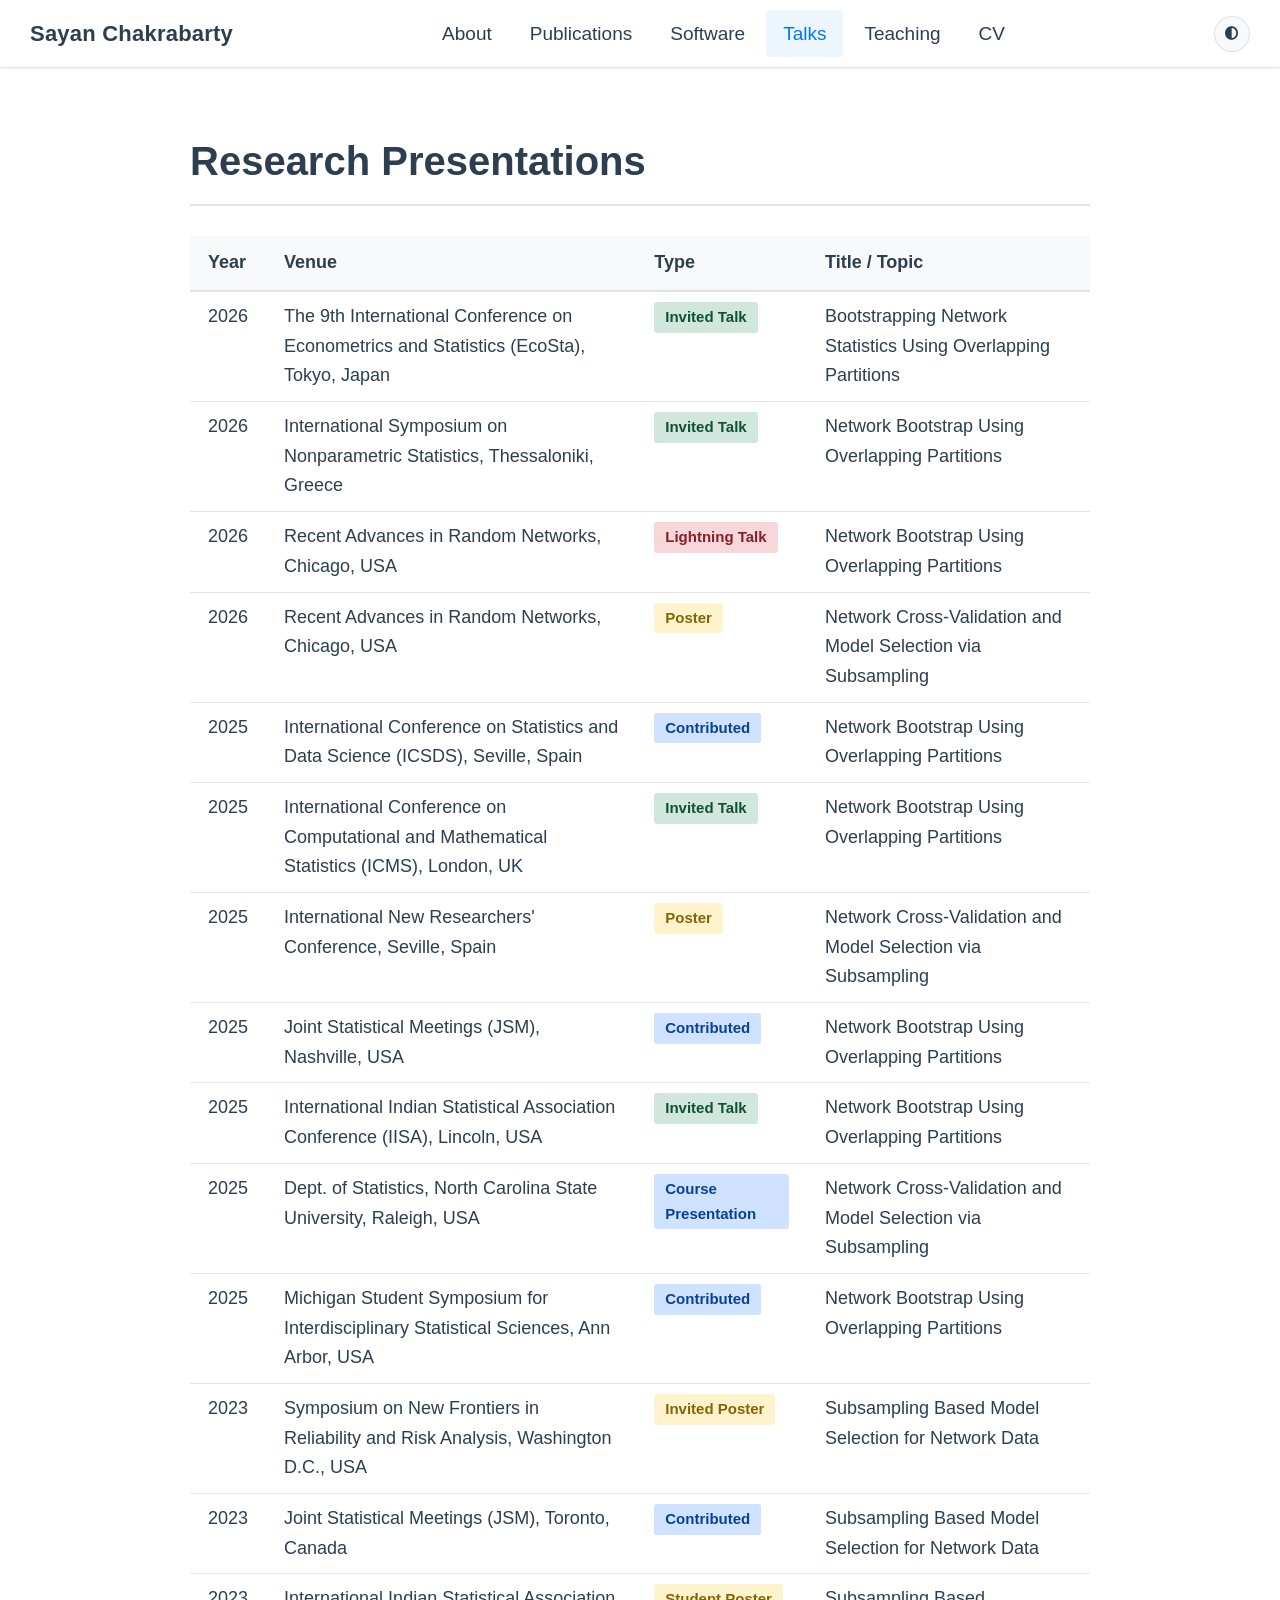
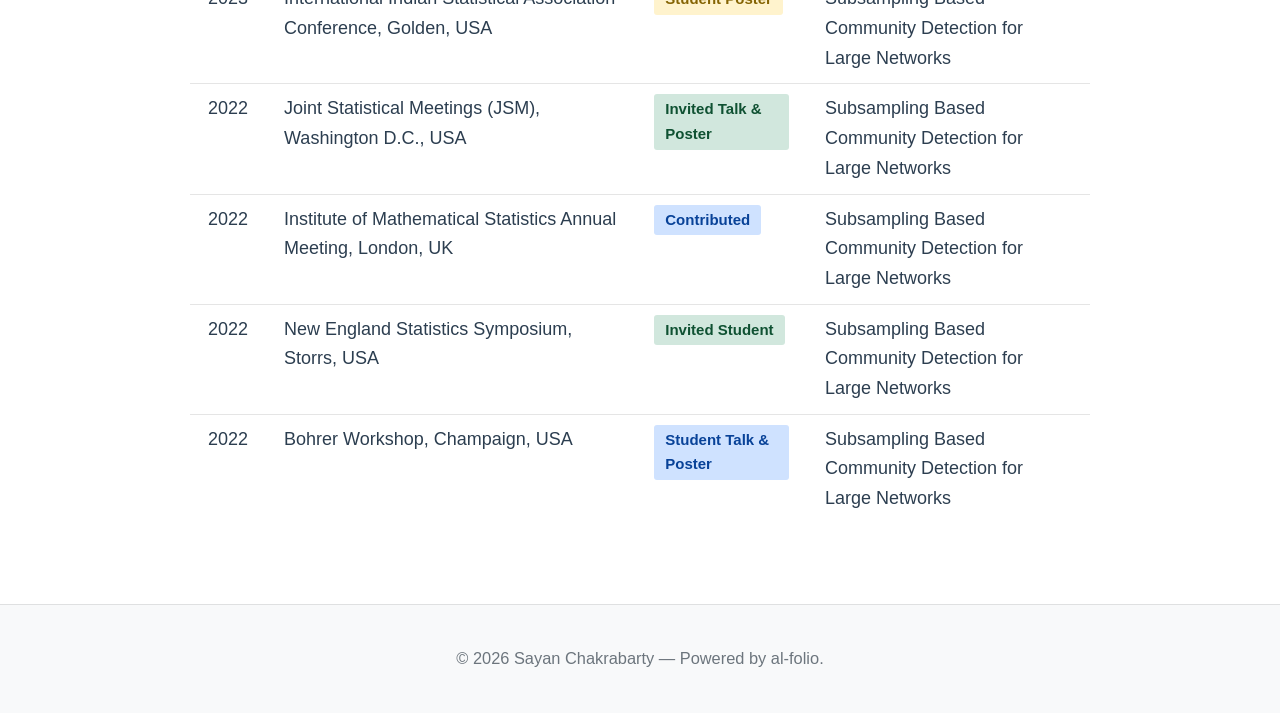
<file: talks.html>
<!DOCTYPE html>
<html lang="en">
<head>
  <meta charset="UTF-8" />
  <meta name="viewport" content="width=device-width, initial-scale=1.0" />
  <title>Talks — Sayan Chakrabarty</title>
  <link rel="stylesheet" href="assets/css/main.css" />
  <link rel="stylesheet" href="https://cdnjs.cloudflare.com/ajax/libs/font-awesome/6.4.0/css/all.min.css" />
  <script src="assets/js/theme-toggle.js" defer></script>
  <script src="assets/js/mobile-nav.js" defer></script>
</head>
<body>

  <!-- ===== Navbar ===== -->
  <nav class="navbar">
    <a class="navbar-brand" href="index.html">Sayan Chakrabarty</a>
    <ul class="navbar-nav">
     <li><a href="index.html">About</a></li>
      <li><a href="publications.html">Publications</a></li>
      <li><a href="software.html">Software</a></li>
      <li><a href="talks.html" class="active">Talks</a></li>
      <li><a href="teaching.html">Teaching</a></li>
      <li><a href="cv.html">CV</a></li>
    </ul>
    <div class="navbar-actions">
      <button class="menu-toggle" type="button" aria-label="Toggle navigation menu" aria-expanded="false" title="Menu">
        <i class="fas fa-bars" aria-hidden="true"></i>
      </button>
      <button class="theme-toggle" type="button" aria-label="Toggle color mode" title="Toggle color mode">
        <i class="fas fa-moon" aria-hidden="true"></i>
      </button>
    </div>
  </nav>

  <!-- ===== Main Content ===== -->
  <main class="page-content">
    <h1 class="page-header">Research Presentations</h1>

    <!-- <p style="font-size:0.97rem; margin-bottom:2rem;">
      My research focuses on developing principled statistical methods for complex, large-scale data structures—particularly networks—with an emphasis on scalable inference, uncertainty quantification, and applications to biomedical sciences. Below are my primary research areas.
    </p> -->

    <!-- ===== Research Areas ===== -->

    <!-- <div class="research-card">
      <h4><i class="fas fa-project-diagram" style="color:#0075ff; margin-right:0.5rem;"></i>Network Bootstrap and Resampling</h4>
      <p>
        I develop novel resampling techniques—including bootstrap and subsampling methods—tailored for network data.
        A key challenge in network statistics is the lack of independent observations; classical resampling methods
        fail in this setting. My work introduces <strong>overlapping partition-based bootstrap</strong> methods that
        respect the dependence structure of networks while providing consistent variance estimation and valid
        confidence intervals. This line of research is part of ongoing work with Profs. Elizaveta Levina and
        Snigdha Panigrahi at the University of Michigan.
      </p>
    </div>

    <div class="research-card">
      <h4><i class="fas fa-check-circle" style="color:#0075ff; margin-right:0.5rem;"></i>Network Cross-Validation and Model Selection</h4>
      <p>
        Selecting among competing network models—such as the Stochastic Block Model with different numbers of
        communities—requires reliable cross-validation procedures. I have developed <strong>subsampling-based
        cross-validation</strong> for network data that avoids the pitfalls of naive edge-deletion approaches.
        More recent work introduces <strong>antithetic Gaussian randomization</strong> to further improve
        efficiency. This research resulted in a paper currently under revision at the
        <em>Journal of the Royal Statistical Society Series B</em>.
      </p>
    </div>

    <div class="research-card">
      <h4><i class="fas fa-sitemap" style="color:#0075ff; margin-right:0.5rem;"></i>Community Detection for Large Networks</h4>
      <p>
        Community detection—identifying clusters of densely connected nodes—is fundamental to network analysis.
        I developed scalable <strong>subsampling-based community detection</strong> algorithms that scale to
        large networks without sacrificing statistical guarantees. This work provides asymptotic consistency
        results and competitive empirical performance, and was published in <em>Statistica Sinica</em> (2025).
      </p>
    </div>

    <div class="research-card">
      <h4><i class="fas fa-brain" style="color:#0075ff; margin-right:0.5rem;"></i>Interpretable ML for Network-Linked Prediction</h4>
      <p>
        Many modern prediction tasks involve data where observations are linked by a network (e.g., patients
        sharing a treatment network). I am developing <strong>local feature importance measures</strong> for
        blackbox prediction models that incorporate network structure, making these models more interpretable
        and actionable. This is ongoing joint work with Profs. Levina and Zhu at Michigan.
      </p>
    </div>

    <div class="research-card">
      <h4><i class="fas fa-flask" style="color:#0075ff; margin-right:0.5rem;"></i>Applications in Biomedical Sciences</h4>
      <p>
        I actively collaborate on applied projects at the intersection of statistics and biomedicine.
        Current projects include analysis of <strong>neurochemical data</strong> (studying dopamine dynamics
        in the brain), <strong>algorithm development for IBD medication dosing optimization</strong>, and
        <strong>analysis of heterogeneous clinical networks</strong>. Past collaborative work includes
        studies on hearing loss and depression using NHANES data, pharmacokinetics in animal models,
        and surgical landmark accuracy assessment.
      </p>
    </div> -->

    <!-- ===== Ongoing Projects ===== -->
    <!-- <h2 class="section-title" style="margin-top:2.5rem;">Ongoing Projects</h2>

    <div class="research-interests-grid">
      <div class="research-card">
        <h4>Network Bootstrap Using Overlapping Partitions</h4>
        <p>With <a href="https://sites.google.com/umich.edu/elevina" target="_blank">E. Levina</a>
           (University of Michigan)</p>
      </div>
      <div class="research-card">
        <h4>Network Cross-Validation Using Antithetic Gaussian Randomization</h4>
        <p>With <a href="#">S. Panigrahi</a> and <a href="https://sites.google.com/umich.edu/elevina" target="_blank">E. Levina</a>
           (University of Michigan)</p>
      </div>
      <div class="research-card">
        <h4>Local Feature Importance for Network-Linked Blackbox Prediction Models</h4>
        <p>With <a href="https://sites.google.com/umich.edu/elevina" target="_blank">E. Levina</a> and
           <a href="https://dept.stat.lsa.umich.edu/~jizhu/" target="_blank">J. Zhu</a>
           (University of Michigan)</p>
      </div>
    </div> -->

    <!-- ===== Presentations ===== -->
    <!-- <h2 class="section-title" style="margin-top:2.5rem;">Selected Presentations</h2> -->

    <table class="presentations-table">
      <thead>
        <tr>
          <th>Year</th>
          <th>Venue</th>
          <th>Type</th>
          <th>Title / Topic</th>
        </tr>
      </thead>
      <tbody>
        <tr>
          <td>2026</td>
          <td>The 9th International Conference on Econometrics and Statistics (EcoSta), Tokyo, Japan</td>
          <td><span class="badge-type invited">Invited Talk</span></td>
          <td>Bootstrapping Network Statistics Using Overlapping Partitions</td>
        </tr>
        <tr>
          <td>2026</td>
          <td>International Symposium on Nonparametric Statistics, Thessaloniki, Greece</td>
          <td><span class="badge-type invited">Invited Talk</span></td>
          <td>Network Bootstrap Using Overlapping Partitions</td>
        </tr>
        <tr>
          <td>2026</td>
          <td>Recent Advances in Random Networks, Chicago, USA</td>
          <td><span class="badge-type lightning">Lightning Talk</span></td>
          <td>Network Bootstrap Using Overlapping Partitions</td>
        </tr>
        <tr>
          <td>2026</td>
          <td>Recent Advances in Random Networks, Chicago, USA</td>
          <td><span class="badge-type poster">Poster</span></td>
          <td>Network Cross-Validation and Model Selection via Subsampling</td>
        </tr>
        <tr>
          <td>2025</td>
          <td>International Conference on Statistics and Data Science (ICSDS), Seville, Spain</td>
          <td><span class="badge-type contributed">Contributed</span></td>
          <td>Network Bootstrap Using Overlapping Partitions</td>
        </tr>
        <tr>
          <td>2025</td>
          <td>International Conference on Computational and Mathematical Statistics (ICMS), London, UK</td>
          <td><span class="badge-type invited">Invited Talk</span></td>
          <td>Network Bootstrap Using Overlapping Partitions</td>
        </tr>
        <tr>
          <td>2025</td>
          <td>International New Researchers' Conference, Seville, Spain</td>
          <td><span class="badge-type poster">Poster</span></td>
          <td>Network Cross-Validation and Model Selection via Subsampling</td>
        </tr>
        <tr>
          <td>2025</td>
          <td>Joint Statistical Meetings (JSM), Nashville, USA</td>
          <td><span class="badge-type contributed">Contributed</span></td>
          <td>Network Bootstrap Using Overlapping Partitions</td>
        </tr>
        <tr>
          <td>2025</td>
          <td>International Indian Statistical Association Conference (IISA), Lincoln, USA</td>
          <td><span class="badge-type invited">Invited Talk</span></td>
          <td>Network Bootstrap Using Overlapping Partitions</td>
        </tr>
        <tr>
          <td>2025</td>
          <td>Dept. of Statistics, North Carolina State University, Raleigh, USA</td>
          <td><span class="badge-type contributed">Course Presentation</span></td>
          <td>Network Cross-Validation and Model Selection via Subsampling</td>
        </tr>
        <tr>
          <td>2025</td>
          <td>Michigan Student Symposium for Interdisciplinary Statistical Sciences, Ann Arbor, USA</td>
          <td><span class="badge-type contributed">Contributed</span></td>
          <td>Network Bootstrap Using Overlapping Partitions</td>
        </tr>
        <tr>
          <td>2023</td>
          <td>Symposium on New Frontiers in Reliability and Risk Analysis, Washington D.C., USA</td>
          <td><span class="badge-type poster">Invited Poster</span></td>
          <td>Subsampling Based Model Selection for Network Data</td>
        </tr>
        <tr>
          <td>2023</td>
          <td>Joint Statistical Meetings (JSM), Toronto, Canada</td>
          <td><span class="badge-type contributed">Contributed</span></td>
          <td>Subsampling Based Model Selection for Network Data</td>
        </tr>
        <tr>
          <td>2023</td>
          <td>International Indian Statistical Association Conference, Golden, USA</td>
          <td><span class="badge-type poster">Student Poster</span></td>
          <td>Subsampling Based Community Detection for Large Networks</td>
        </tr>
        <tr>
          <td>2022</td>
          <td>Joint Statistical Meetings (JSM), Washington D.C., USA</td>
          <td><span class="badge-type invited">Invited Talk &amp; Poster</span></td>
          <td>Subsampling Based Community Detection for Large Networks</td>
        </tr>
        <tr>
          <td>2022</td>
          <td>Institute of Mathematical Statistics Annual Meeting, London, UK</td>
          <td><span class="badge-type contributed">Contributed</span></td>
          <td>Subsampling Based Community Detection for Large Networks</td>
        </tr>
        <tr>
          <td>2022</td>
          <td>New England Statistics Symposium, Storrs, USA</td>
          <td><span class="badge-type invited">Invited Student</span></td>
          <td>Subsampling Based Community Detection for Large Networks</td>
        </tr>
        <tr>
          <td>2022</td>
          <td>Bohrer Workshop, Champaign, USA</td>
          <td><span class="badge-type contributed">Student Talk &amp; Poster</span></td>
          <td>Subsampling Based Community Detection for Large Networks</td>
        </tr>
      </tbody>
    </table>

  </main>

  <!-- ===== Footer ===== -->
  <footer>
    <p>&copy; 2026 Sayan Chakrabarty &mdash; Powered by
      <a href="https://github.com/alshedivat/al-folio" target="_blank">al-folio</a>.
    </p>
  </footer>

</body>
</html>
</file>
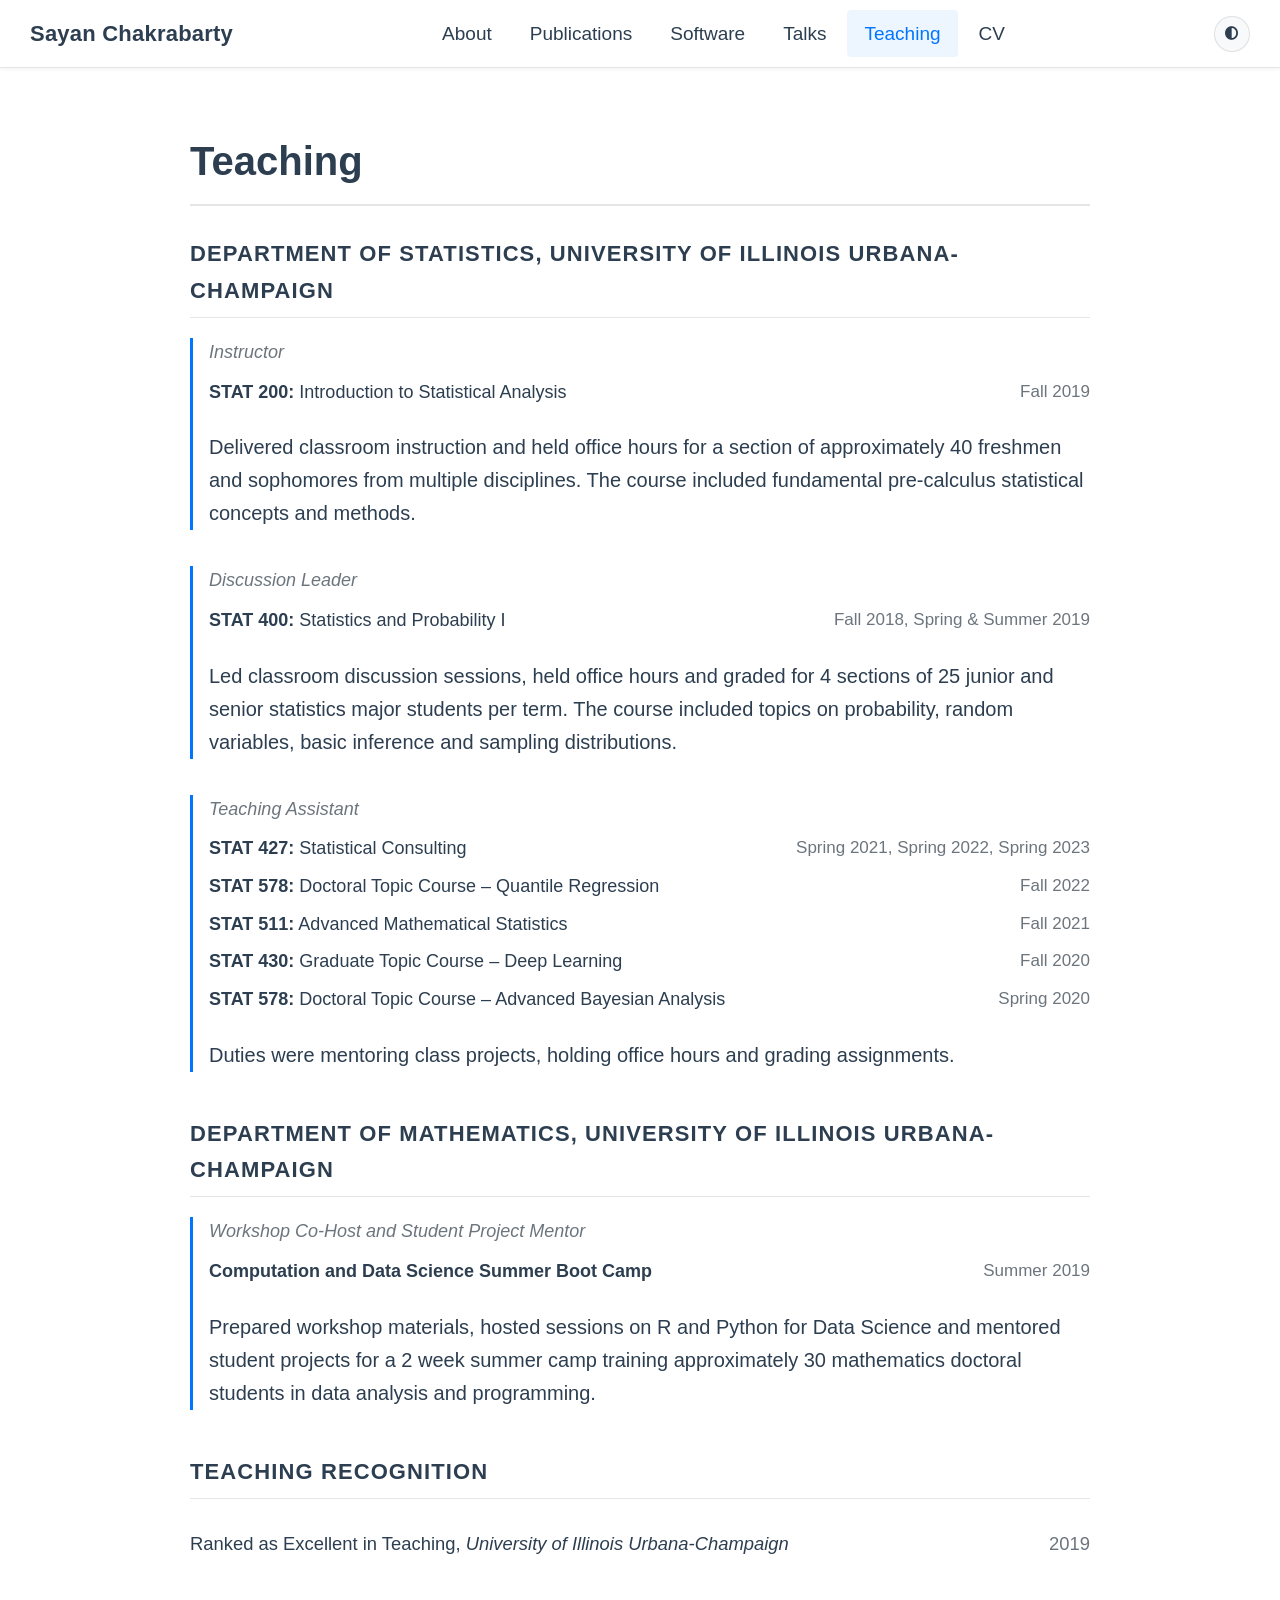
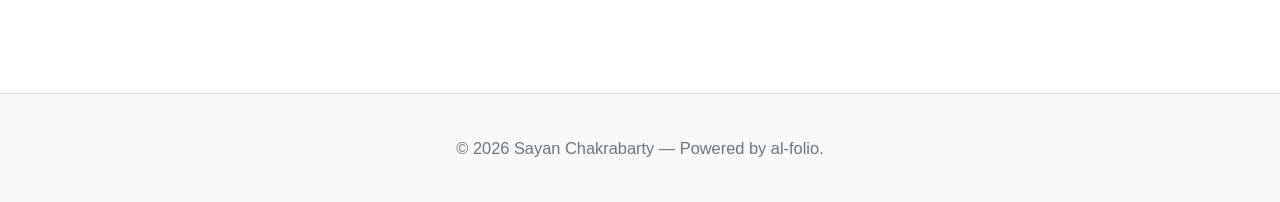
<file: teaching.html>
<!DOCTYPE html>
<html lang="en">
<head>
  <meta charset="UTF-8" />
  <meta name="viewport" content="width=device-width, initial-scale=1.0" />
  <title>Teaching — Sayan Chakrabarty</title>
  <link rel="stylesheet" href="assets/css/main.css" />
  <link rel="stylesheet" href="https://cdnjs.cloudflare.com/ajax/libs/font-awesome/6.4.0/css/all.min.css" />
  <script src="assets/js/theme-toggle.js" defer></script>
  <script src="assets/js/mobile-nav.js" defer></script>
</head>
<body>

  <!-- ===== Navbar ===== -->
  <nav class="navbar">
    <a class="navbar-brand" href="index.html">Sayan Chakrabarty</a>
    <ul class="navbar-nav">
      <li><a href="index.html">About</a></li>
      <li><a href="publications.html">Publications</a></li>
      <li><a href="software.html">Software</a></li>
      <li><a href="talks.html">Talks</a></li>
      <li><a href="teaching.html" class="active">Teaching</a></li>
      <li><a href="cv.html">CV</a></li>
    </ul>
    <div class="navbar-actions">
      <button class="menu-toggle" type="button" aria-label="Toggle navigation menu" aria-expanded="false" title="Menu">
        <i class="fas fa-bars" aria-hidden="true"></i>
      </button>
      <button class="theme-toggle" type="button" aria-label="Toggle color mode" title="Toggle color mode">
        <i class="fas fa-moon" aria-hidden="true"></i>
      </button>
    </div>
  </nav>

  <!-- ===== Main Content ===== -->
  <main class="page-content">
    <h1 class="page-header">Teaching</h1>

    <!-- <p style="font-size:0.97rem; margin-bottom:2rem;">
      I am passionate about statistics education and have extensive teaching experience at the undergraduate
      and graduate levels. I was recognized as <strong>Excellent in Teaching</strong> at the University of
      Illinois Urbana-Champaign (2019).
    </p> -->

    <!-- ===== UIUC ===== -->
    <div class="cv-section">
      <h3>Department of Statistics, University of Illinois Urbana-Champaign</h3>

      <!-- Instructor -->
      <div class="teaching-entry">
        <div class="teaching-role-group">
          <div class="role-title">Instructor</div>
          <div class="teaching-course-row">
            <span class="course-code"><strong>STAT 200:</strong> Introduction to Statistical Analysis</span>
            <span class="course-term">Fall 2019</span>
          </div>
          <p class="cv-detail">Delivered classroom instruction and held office hours for a section of approximately 40 freshmen and sophomores from multiple disciplines. The course included fundamental pre-calculus statistical concepts and methods.</p>
        </div>
      </div>

      <!-- Discussion Leader -->
      <div class="teaching-entry">
        <div class="teaching-role-group">
          <div class="role-title">Discussion Leader</div>
          <div class="teaching-course-row">
            <span class="course-code"><strong>STAT 400:</strong> Statistics and Probability I</span>
            <span class="course-term">Fall 2018, Spring &amp; Summer 2019</span>
          </div>
          <p class="cv-detail">Led classroom discussion sessions, held office hours and graded for 4 sections of 25 junior and senior statistics major students per term. The course included topics on probability, random variables, basic inference and sampling distributions.</p>
        </div>
      </div>

      <!-- Teaching Assistant -->
      <div class="teaching-entry">
        <div class="teaching-role-group">
          <div class="role-title">Teaching Assistant</div>
          <div class="teaching-course-row">
            <span class="course-code"><strong>STAT 427:</strong> Statistical Consulting</span>
            <span class="course-term">Spring 2021, Spring 2022, Spring 2023</span>
          </div>
          <div class="teaching-course-row">
            <span class="course-code"><strong>STAT 578:</strong> Doctoral Topic Course – Quantile Regression</span>
            <span class="course-term">Fall 2022</span>
          </div>
          <div class="teaching-course-row">
            <span class="course-code"><strong>STAT 511:</strong> Advanced Mathematical Statistics</span>
            <span class="course-term">Fall 2021</span>
          </div>
          <div class="teaching-course-row">
            <span class="course-code"><strong>STAT 430:</strong> Graduate Topic Course – Deep Learning</span>
            <span class="course-term">Fall 2020</span>
          </div>
          <div class="teaching-course-row">
            <span class="course-code"><strong>STAT 578:</strong> Doctoral Topic Course – Advanced Bayesian Analysis</span>
            <span class="course-term">Spring 2020</span>
          </div>
          <p class="cv-detail">Duties were mentoring class projects, holding office hours and grading assignments.</p>
        </div>
      </div>
    </div>

    <!-- ===== UIUC Math ===== -->
    <div class="cv-section">
      <h3>Department of Mathematics, University of Illinois Urbana-Champaign</h3>

      <div class="teaching-entry">
        <div class="teaching-role-group">
          <div class="role-title">Workshop Co-Host and Student Project Mentor</div>
          <div class="teaching-course-row">
            <span class="course-code"><strong>Computation and Data Science Summer Boot Camp</strong></span>
            <span class="course-term">Summer 2019</span>
          </div>
          <p class="cv-detail">Prepared workshop materials, hosted sessions on R and Python for Data Science and mentored student projects for a 2 week summer camp training approximately 30 mathematics doctoral students in data analysis and programming.</p>
        </div>
      </div>
    </div>

    <!-- ===== Teaching Philosophy ===== -->
    <!-- <div class="cv-section" style="margin-top:1.5rem;">
      <h3>Teaching Philosophy</h3>
      <p style="font-size:0.95rem; line-height:1.7;">
        My approach to teaching statistics emphasizes <strong>conceptual understanding</strong> over
        mechanical computation. I believe students learn best when they can connect abstract statistical
        ideas to concrete real-world problems. In my courses, I strive to build intuition first, then
        develop the mathematical rigor that underpins statistical methods.
      </p>
      <p style="font-size:0.95rem; line-height:1.7;">
        Through my role as a statistical consultant at the Illinois Statistics Office, I had the opportunity
        to engage with researchers across many disciplines—from medicine to political science—which has
        deeply informed how I teach students to think about data and statistical practice in the real world.
      </p>
    </div> -->

    <!-- ===== Awards ===== -->
    <div class="cv-section">
      <h3>Teaching Recognition</h3>
      <ul class="awards-list">
        <li>
          <span class="award-text">Ranked as Excellent in Teaching, <em>University of Illinois Urbana-Champaign</em></span>
          <span class="award-year">2019</span>
        </li>
      </ul>
    </div>

  </main>

  <!-- ===== Footer ===== -->
  <footer>
    <p>&copy; 2026 Sayan Chakrabarty &mdash; Powered by
      <a href="https://github.com/alshedivat/al-folio" target="_blank">al-folio</a>.
    </p>
  </footer>

</body>
</html>
</file>
<file: assets/css/main.css>
/* ===========================
   Al-Folio Theme - Main CSS
   =========================== */

:root {
  --global-bg-color: #ffffff;
  --global-code-bg-color: #f8f9fa;
  --global-text-color: #2c3e50;
  --global-text-color-light: #6c757d;
  --global-theme-color: #0075ff;
  --global-hover-color: #0057bb;
  --global-hover-text-color: #ffffff;
  --global-footer-bg-color: #f8f9fa;
  --global-footer-text-color: #6c757d;
  --global-distill-app-color: #6c6c6c;
  --global-divider-color: rgba(0,0,0,.1);
  --global-card-bg-color: #ffffff;
  --global-badge-color: #adb5bd;
  --global-theme-tint: rgba(0,117,255,0.07);
  color-scheme: light;
}

:root[data-theme="light"] {
  color-scheme: light;
}

:root[data-theme="dark"] {
  --global-bg-color: #0f141c;
  --global-code-bg-color: #1b2430;
  --global-text-color: #e6edf5;
  --global-text-color-light: #b5c0ce;
  --global-theme-color: #7aa2ff;
  --global-hover-color: #9bb8ff;
  --global-hover-text-color: #0f141c;
  --global-footer-bg-color: #131c27;
  --global-footer-text-color: #b5c0ce;
  --global-distill-app-color: #b5c0ce;
  --global-divider-color: rgba(255,255,255,0.14);
  --global-card-bg-color: #121a25;
  --global-badge-color: #8ea1b5;
  --global-theme-tint: rgba(122,162,255,0.16);
  color-scheme: dark;
}

@media (prefers-color-scheme: dark) {
  :root:not([data-theme]) {
    --global-bg-color: #0f141c;
    --global-code-bg-color: #1b2430;
    --global-text-color: #e6edf5;
    --global-text-color-light: #b5c0ce;
    --global-theme-color: #7aa2ff;
    --global-hover-color: #9bb8ff;
    --global-hover-text-color: #0f141c;
    --global-footer-bg-color: #131c27;
    --global-footer-text-color: #b5c0ce;
    --global-distill-app-color: #b5c0ce;
    --global-divider-color: rgba(255,255,255,0.14);
    --global-card-bg-color: #121a25;
    --global-badge-color: #8ea1b5;
    --global-theme-tint: rgba(122,162,255,0.16);
    color-scheme: dark;
  }
}

* {
  box-sizing: border-box;
}

html {
  font-size: 125%;
  scroll-behavior: smooth;
}

body {
  font-family: "Source Sans Pro", -apple-system, BlinkMacSystemFont, "Segoe UI", Roboto, Oxygen, Ubuntu, Cantarell, "Fira Sans", "Droid Sans", "Helvetica Neue", sans-serif;
  font-size: 1rem;
  color: var(--global-text-color);
  background-color: var(--global-bg-color);
  margin: 0;
  padding: 0;
  line-height: 1.65;
  min-height: 100vh;
  display: flex;
  flex-direction: column;
}

/* ---- Navbar ---- */
.navbar {
  background-color: var(--global-bg-color);
  border-bottom: 1px solid var(--global-divider-color);
  position: sticky;
  top: 0;
  z-index: 1000;
  padding: 0.5rem 1.5rem;
  display: flex;
  align-items: center;
  justify-content: space-between;
  box-shadow: 0 1px 4px rgba(0,0,0,0.06);
}

.navbar-brand {
  font-size: 1.1rem;
  font-weight: 600;
  color: var(--global-text-color) !important;
  text-decoration: none;
  letter-spacing: 0.01em;
}

.navbar-brand:hover {
  color: var(--global-theme-color) !important;
}

.navbar-nav {
  list-style: none;
  display: flex;
  flex-wrap: wrap;
  gap: 0.2rem;
  margin: 0;
  padding: 0;
  align-items: center;
}

.navbar-nav li a {
  color: var(--global-text-color);
  text-decoration: none;
  padding: 0.4rem 0.85rem;
  border-radius: 4px;
  font-size: 0.95rem;
  transition: background 0.15s, color 0.15s;
  display: block;
}

.navbar-nav li a:hover,
.navbar-nav li a.active {
  color: var(--global-theme-color);
  background-color: var(--global-theme-tint);
}

.navbar-actions {
  display: inline-flex;
  align-items: center;
  gap: 0.45rem;
}

.menu-toggle {
  border: 1px solid var(--global-divider-color);
  background: var(--global-code-bg-color);
  color: var(--global-text-color);
  width: 36px;
  height: 36px;
  border-radius: 999px;
  display: none;
  align-items: center;
  justify-content: center;
  cursor: pointer;
  transition: background-color 0.15s, color 0.15s, border-color 0.15s;
}

.menu-toggle:hover {
  background: var(--global-theme-tint);
  border-color: var(--global-theme-color);
  color: var(--global-theme-color);
}

.menu-toggle:focus-visible {
  outline: 2px solid var(--global-theme-color);
  outline-offset: 2px;
}

.theme-toggle {
  border: 1px solid var(--global-divider-color);
  background: var(--global-code-bg-color);
  color: var(--global-text-color);
  width: 36px;
  height: 36px;
  border-radius: 999px;
  display: inline-flex;
  align-items: center;
  justify-content: center;
  cursor: pointer;
  transition: background-color 0.15s, color 0.15s, border-color 0.15s;
}

.theme-toggle:hover {
  background: var(--global-theme-tint);
  border-color: var(--global-theme-color);
  color: var(--global-theme-color);
}

.theme-toggle:focus-visible {
  outline: 2px solid var(--global-theme-color);
  outline-offset: 2px;
}

/* ---- Main Content ---- */
.page-content {
  max-width: 960px;
  margin: 0 auto;
  padding: 3rem 1.5rem 4rem;
  flex: 1 0 auto;
}

/* ---- Profile / About Layout ---- */
.about-grid {
  display: grid;
  grid-template-columns: 220px 1fr;
  gap: 3rem;
  align-items: start;
}

.profile-column {
  text-align: center;
}

.profile-column img {
  width: 180px;
  height: 180px;
  object-fit: cover;
  object-position: center 2%;
  border-radius: 50%;
  border: 3px solid var(--global-divider-color);
  margin-bottom: 1rem;
}

.profile-column h2 {
  font-size: 1.2rem;
  font-weight: 600;
  margin: 0.3rem 0 0.2rem;
  color: var(--global-text-color);
}

.profile-column .affiliation {
  font-size: 0.85rem;
  color: var(--global-text-color-light);
  margin: 0 0 1rem;
  line-height: 1.4;
}

.social-links {
  display: flex;
  flex-direction: column;
  gap: 0.4rem;
  align-items: flex-start;
  margin-top: 0.8rem;
}

.social-links a {
  color: var(--global-text-color-light);
  text-decoration: none;
  font-size: 0.85rem;
  display: flex;
  align-items: center;
  gap: 0.4rem;
  transition: color 0.15s;
}

.social-links a:hover {
  color: var(--global-theme-color);
}

.social-links .icon {
  width: 16px;
  text-align: center;
  font-size: 0.9rem;
}

.bio-column h1 {
  font-size: 1.8rem;
  font-weight: 700;
  margin: 0 0 1rem;
  color: var(--global-text-color);
}

.bio-column p {
  font-size: 0.98rem;
  margin-bottom: 0.9rem;
  color: var(--global-text-color);
}

.bio-column a {
  color: var(--global-theme-color);
  text-decoration: none;
}

.bio-column a:hover {
  color: var(--global-hover-color);
  text-decoration: underline;
}

/* ---- News Section ---- */
.news-section {
  margin-top: 2.5rem;
}

.section-title {
  font-size: 1.25rem;
  font-weight: 600;
  border-bottom: 2px solid var(--global-divider-color);
  padding-bottom: 0.5rem;
  margin-bottom: 1.2rem;
  color: var(--global-text-color);
}

.news-table {
  width: 100%;
  border-collapse: collapse;
}

.news-table tr td {
  padding: 0.45rem 0.6rem;
  vertical-align: top;
  font-size: 0.9rem;
  border-bottom: 1px solid var(--global-divider-color);
}

.news-table tr td:first-child {
  white-space: nowrap;
  color: var(--global-text-color-light);
  font-weight: 500;
  width: 100px;
}

.news-table tr:last-child td {
  border-bottom: none;
}

/* ---- Page Headings ---- */
.page-header {
  font-size: 2rem;
  font-weight: 700;
  margin: 0 0 1.5rem;
  padding-bottom: 0.5rem;
  border-bottom: 2px solid var(--global-divider-color);
}

/* ---- CV Page ---- */
.cv-section {
  margin-bottom: 2.2rem;
}

.cv-section h3 {
  font-size: 1.1rem;
  font-weight: 700;
  text-transform: uppercase;
  letter-spacing: 0.05em;
  color: var(--global-text-color);
  border-bottom: 1px solid var(--global-divider-color);
  padding-bottom: 0.4rem;
  margin-bottom: 1rem;
}

.cv-entry {
  display: flex;
  justify-content: space-between;
  align-items: flex-start;
  margin-bottom: 1.1rem;
}

.cv-entry-left {
  flex: 1;
}

.cv-entry-left strong {
  display: block;
  font-size: 0.97rem;
}

.cv-entry-left em {
  font-size: 0.9rem;
  color: var(--global-text-color-light);
}

.cv-entry-left .cv-detail {
  display: block;
  font-size: 0.88rem;
  color: var(--global-text-color-light);
  margin-top: 0.2rem;
}

.cv-detail-row {
  display: flex;
  justify-content: space-between;
  align-items: flex-start;
  gap: 1rem;
  margin-top: 0.2rem;
}

.cv-detail-row .cv-detail {
  margin-top: 0;
  flex: 1;
}

.cv-detail-year {
  font-size: 0.88rem;
  color: var(--global-text-color-light);
  text-align: right;
  min-width: 130px;
  white-space: nowrap;
}

.cv-entry-right {
  font-size: 0.88rem;
  color: var(--global-text-color-light);
  text-align: right;
  min-width: 130px;
  padding-left: 1rem;
  white-space: nowrap;
}

.cv-download-btn {
  display: inline-flex;
  align-items: center;
  gap: 0.4rem;
  background-color: var(--global-theme-color);
  color: white !important;
  padding: 0.5rem 1.1rem;
  border-radius: 5px;
  text-decoration: none !important;
  font-size: 0.9rem;
  margin-bottom: 2rem;
  transition: background-color 0.15s;
}

.cv-download-btn:hover {
  background-color: var(--global-hover-color);
}

/* ---- Research Page ---- */
.research-card {
  background: var(--global-card-bg-color);
  border: 1px solid var(--global-divider-color);
  border-radius: 8px;
  padding: 1.4rem 1.5rem;
  margin-bottom: 1.2rem;
  transition: box-shadow 0.2s;
}

.research-card:hover {
  box-shadow: 0 3px 14px rgba(0,0,0,0.08);
}

.research-card h4 {
  font-size: 1.05rem;
  font-weight: 600;
  margin: 0 0 0.6rem;
  color: var(--global-text-color);
}

.research-card p {
  font-size: 0.92rem;
  color: var(--global-text-color);
  margin: 0;
  line-height: 1.6;
}

.research-interests-grid {
  display: grid;
  grid-template-columns: repeat(auto-fit, minmax(260px, 1fr));
  gap: 1.1rem;
  margin-top: 0.5rem;
}

/* ---- Publications Page ---- */
.pub-list {
  list-style: none;
  padding: 0;
  margin: 0;
}

.pub-item {
  display: flex;
  gap: 1.2rem;
  padding: 1.2rem 0;
  border-bottom: 1px solid var(--global-divider-color);
  align-items: flex-start;
}

.pub-item:last-child {
  border-bottom: none;
}

.pub-year-badge {
  min-width: 52px;
  background: var(--global-theme-color);
  color: white;
  border-radius: 4px;
  text-align: center;
  font-size: 0.82rem;
  font-weight: 600;
  padding: 0.25rem 0.4rem;
  line-height: 1.2;
  margin-top: 0.15rem;
  flex-shrink: 0;
}

.pub-year-badge.ongoing {
  background: #6c757d;
}

.pub-year-badge.submitted {
  background: #6f42c1;
}

.pub-content .pub-title {
  font-size: 0.97rem;
  font-weight: 600;
  color: var(--global-text-color);
  margin: 0 0 0.25rem;
}

.pub-content .pub-authors {
  font-size: 0.88rem;
  color: var(--global-text-color-light);
  margin: 0 0 0.25rem;
}

.pub-content .pub-venue {
  font-size: 0.88rem;
  color: var(--global-text-color-light);
  font-style: italic;
  margin: 0 0 0.4rem;
}

.pub-links {
  display: flex;
  gap: 0.5rem;
  flex-wrap: wrap;
}

.pub-badge {
  display: inline-block;
  padding: 0.15rem 0.6rem;
  border-radius: 4px;
  font-size: 0.78rem;
  font-weight: 600;
  text-decoration: none;
  transition: opacity 0.15s;
}

.pub-badge:hover {
  opacity: 0.8;
  text-decoration: none;
}

.pub-badge.preprint {
  background: #fff3cd;
  color: #856404;
  border: 1px solid #ffc107;
}

.pub-badge.article {
  background: #d1e7dd;
  color: #0f5132;
  border: 1px solid #198754;
}

.pub-badge.revision {
  background: #cfe2ff;
  color: #084298;
  border: 1px solid #0d6efd;
}

.pub-me {
  font-weight: 700;
  color: var(--global-text-color);
}

/* ---- Teaching Page ---- */
.teaching-entry {
  margin-bottom: 1.8rem;
}

.teaching-entry .inst-header {
  display: flex;
  justify-content: space-between;
  align-items: flex-start;
  margin-bottom: 0.5rem;
}

.teaching-entry .inst-name {
  font-weight: 700;
  font-size: 1rem;
}

.teaching-entry .inst-location {
  font-size: 0.88rem;
  color: var(--global-text-color-light);
  text-align: right;
}

.teaching-role-group {
  margin-bottom: 0.7rem;
  padding-left: 0.8rem;
  border-left: 3px solid var(--global-theme-color);
}

.teaching-role-group .role-title {
  font-style: italic;
  font-size: 0.9rem;
  color: var(--global-text-color-light);
  margin-bottom: 0.3rem;
}

.teaching-course-row {
  display: flex;
  justify-content: space-between;
  font-size: 0.9rem;
  padding: 0.2rem 0;
}

.teaching-course-row .course-code {
  color: var(--global-text-color);
}

.teaching-course-row .course-term {
  color: var(--global-text-color-light);
  font-size: 0.85rem;
}

/* ---- Presentations Table ---- */
.presentations-table {
  width: 100%;
  border-collapse: collapse;
  font-size: 0.9rem;
}

.presentations-table thead tr {
  background: var(--global-code-bg-color);
}

.presentations-table th {
  font-weight: 600;
  padding: 0.6rem 0.9rem;
  border-bottom: 2px solid var(--global-divider-color);
  text-align: left;
}

.presentations-table td {
  padding: 0.5rem 0.9rem;
  vertical-align: top;
  border-bottom: 1px solid var(--global-divider-color);
}

.presentations-table tr:last-child td {
  border-bottom: none;
}

.badge-type {
  display: inline-block;
  padding: 0.15rem 0.55rem;
  border-radius: 3px;
  font-size: 0.75rem;
  font-weight: 600;
  background: #e9ecef;
  color: #495057;
}

.badge-type.invited { background: #d1e7dd; color: #0f5132; }
.badge-type.contributed { background: #cfe2ff; color: #084298; }
.badge-type.poster { background: #fff3cd; color: #856404; }
.badge-type.lightning { background: #f8d7da; color: #842029; }

/* ---- Awards List ---- */
.awards-list {
  list-style: none;
  padding: 0;
}

.awards-list li {
  display: flex;
  justify-content: space-between;
  padding: 0.5rem 0;
  border-bottom: 1px solid var(--global-divider-color);
  font-size: 0.92rem;
}

.awards-list li:last-child {
  border-bottom: none;
}

.award-text { flex: 1; }
.award-year {
  color: var(--global-text-color-light);
  min-width: 60px;
  text-align: right;
}

/* ---- Footer ---- */
footer {
  background: var(--global-footer-bg-color);
  border-top: 1px solid var(--global-divider-color);
  padding: 1.2rem 1.5rem;
  text-align: center;
  font-size: 0.82rem;
  color: var(--global-footer-text-color);
  margin-top: auto;
}

footer a {
  color: var(--global-text-color-light);
  text-decoration: none;
}

footer a:hover {
  color: var(--global-theme-color);
}

/* ---- Utility ---- */
a { color: var(--global-theme-color); }
a:hover { color: var(--global-hover-color); }

.tag-pill {
  display: inline-block;
  background: var(--global-theme-tint);
  color: var(--global-theme-color);
  border-radius: 20px;
  padding: 0.2rem 0.75rem;
  font-size: 0.8rem;
  margin: 0.15rem;
}

.intro-highlight {
  background: var(--global-code-bg-color);
  border-left: 4px solid var(--global-theme-color);
  padding: 1rem 1.2rem;
  border-radius: 0 6px 6px 0;
  margin-bottom: 1.5rem;
  font-size: 0.93rem;
}

/* ---- Responsive ---- */
@media (max-width: 720px) {
  .about-grid {
    grid-template-columns: 1fr;
    gap: 1.5rem;
  }

  .profile-column {
    display: flex;
    flex-direction: column;
    align-items: center;
  }

  .cv-entry {
    flex-direction: column;
  }

  .cv-entry-right {
    text-align: left;
    padding-left: 0;
    margin-top: 0.2rem;
  }

  .cv-detail-row {
    flex-direction: column;
    gap: 0.1rem;
  }

  .cv-detail-year {
    text-align: left;
    min-width: 0;
  }

  .page-content {
    padding: 2rem 1rem 3rem;
  }

  .navbar {
    flex-wrap: wrap;
    gap: 0.45rem;
  }

  .menu-toggle {
    display: inline-flex;
  }

  .navbar-nav {
    display: none;
    width: 100%;
    order: 3;
    flex-direction: column;
    align-items: stretch;
    gap: 0.25rem;
    padding-top: 0.35rem;
  }

  .navbar.menu-open .navbar-nav {
    display: flex;
  }

  .navbar-nav li a {
    padding: 0.55rem 0.8rem;
  }

  .navbar-actions {
    margin-left: auto;
  }
}
</file>
